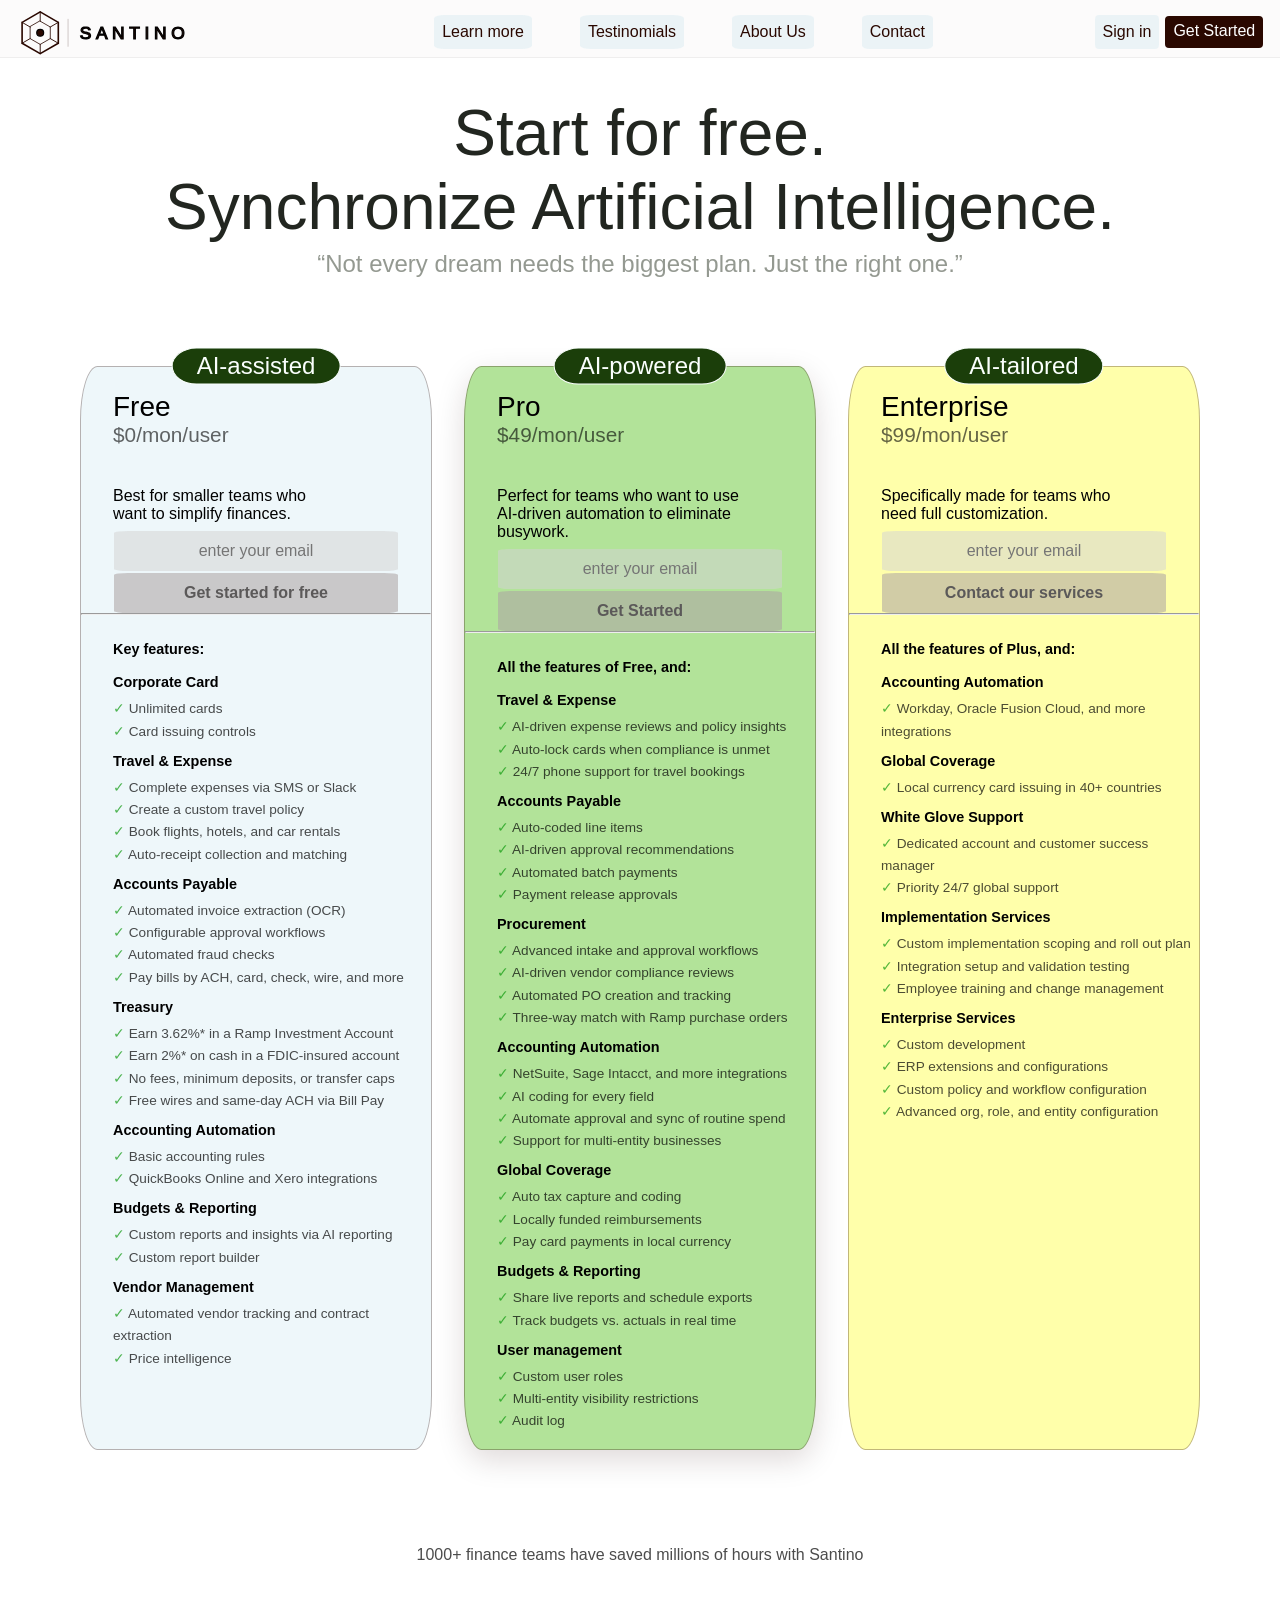
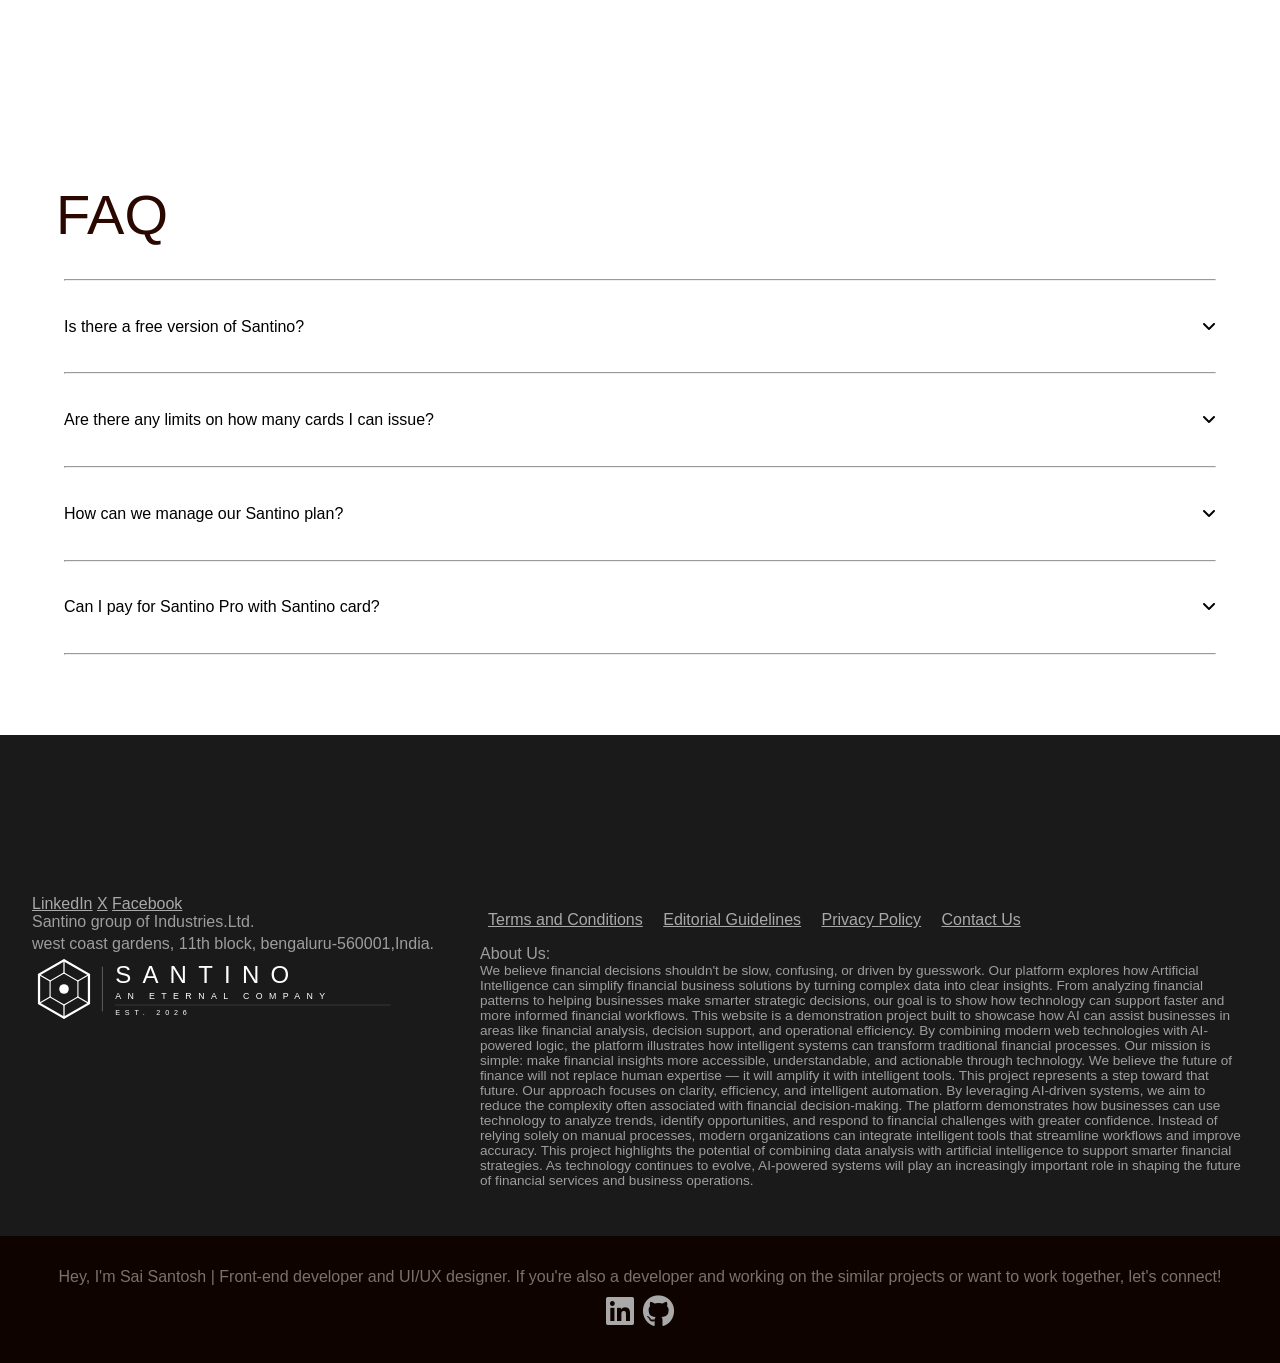
<file: index.html>
<!DOCTYPE html>
<html lang="en">
<head>
 <meta charset="UTF-8">
 <meta name="viewport" content="width=device-width, initial-scale=1.0">
 <title>Santino pricing page</title>
 <link rel="stylesheet" href="https://cdnjs.cloudflare.com/ajax/libs/font-awesome/6.5.1/css/all.min.css">
 <meta name="description"
    content="Santino pricing page AI-powered financial solutions to automate workflows, analyze data, and scale smarter.">
 <link rel="stylesheet" href="style.css">
</head>
<body class="home-page">
 <div class="nav">
  <div class="logo">
        <svg class="img" viewBox="0 0 220 40" xmlns="http://www.w3.org/2000/svg">
            <style>
                .s {
                    stroke: #2a0800;
                    fill: none;
                    stroke-linecap: square;
                    stroke-linejoin: miter
                }
        
                .f {
                    fill: #2a0800
                }
        
                .nm {
                    fill: #2a0800;
                    font-family: sans-serif;
                    font-weight: 400;
                    letter-spacing: 4px;
                    font-size: 15px
                    
                }
        
                .vd {
                    stroke: #2a0800;
                    stroke-width: 0.6;
                    opacity: 0.3
                }
            </style>
        
            <!-- hexcore symbol centered at x=20 y=20 -->
            <g transform="translate(20,20)">
                <polygon points="0,-18 15.6,-9 15.6,9 0,18 -15.6,9 -15.6,-9" class="s" stroke-width="1.4" />
                <polygon points="0,-10 8.7,-5 8.7,5 0,10 -8.7,5 -8.7,-5" class="s" stroke-width="0.7" />
                <line x1="0" y1="-10" x2="0" y2="-18" class="s" stroke-width="0.8" />
                <line x1="8.7" y1="-5" x2="15.6" y2="-9" class="s" stroke-width="0.8" />
                <line x1="8.7" y1="5" x2="15.6" y2="9" class="s" stroke-width="0.8" />
                <line x1="0" y1="10" x2="0" y2="18" class="s" stroke-width="0.8" />
                <line x1="-8.7" y1="5" x2="-15.6" y2="9" class="s" stroke-width="0.8" />
                <line x1="-8.7" y1="-5" x2="-15.6" y2="-9" class="s" stroke-width="0.8" />
                <circle cx="0" cy="0" r="3" class="f" />
            </g>
        
            <!-- divider -->
            <line x1="44" y1="8" x2="44" y2="32" class="vd" />
        
            <!-- brand name -->
            <text x="54" y="25" class="nm">SANTINO</text>
        </svg>
  </div>
  <div class="centre-but">
    <a href="learn.html" class="mid-but">Learn more</a>
    <a href="testimonials.html" class="mid-but">Testinomials</a>
    <a href="#aboutus" class="mid-but">About Us</a>
    <a href="contact.html"class="mid-but">Contact</a>
  </div>
  <div class="right-but">
   <a href="signin.html" class="login">Sign in</a>
   <a href="getst.html" class="get-started">Get Started</a>
   <a href="" id="hambtn" class="ham-icon"><i class="fa-solid fa-bars"></i></a>
  </div>
 </div>
 <div id="mobmenu" class="mob-menu">
    <button id="menuclose" class="menu-x">x</button>
    <header>Menu:</header>
    <div class="mob-links">
        <hr>
        <a href="learn.html" class="mob-link-item">Learn more</a>
        <hr>
        <a href="testimonials.html" class="mob-link-item">Testimonials</a>
        <hr>
        <a href="#aboutus" class="mob-link-item">About Us</a>
        <hr>
        <a href="contact.html" class="mob-link-item">Contact</a>
        <hr>
        <a href="getst.html" class="mob-link-item">Get started</a>
    </div>
 </div>
 <div id="moboverlay" class="mob-over">

 </div>

 <div class="main">
  <div class="header">
    Start for free.
    <div> Synchronize Artificial Intelligence.</div>
  </div>
  <div class="quote">
   “Not every dream needs the biggest plan.
   Just the right one.”
  </div>
 </div>
  <div class="card-container">
    <div class="card free">
        <div class="cardname">AI-assisted</div>
        <div class="main-det">
            <div class="free">Free</div>
            <div class="cost">$0/mon/user</div>
            <div class="whom">Best for smaller teams who want to simplify finances.</div>

            <form action="error.html" class="card-form">
                <input type="email" placeholder="enter your email" required>
                <button type="submit">Get started for free</button>
            </form>
        </div>
        <hr>
        <ul class="offers">
            <li class="offerb">Key features:</li>
            <li class="offerb">Corporate Card</li>
            <li class="offers-text">Unlimited cards</li>
            <li class="offers-text">Card issuing controls</li>
            <li class="offerb">Travel & Expense</li>
            <li class="offers-text">Complete expenses via SMS or Slack</li>
            <li class="offers-text">Create a custom travel policy</li>
            <li class="offers-text">Book flights, hotels, and car rentals</li>
            <li class="offers-text">Auto-receipt collection and matching</li>
            <li class="offerb">Accounts Payable</li>
            <li class="offers-text">Automated invoice extraction (OCR)</li>
            <li class="offers-text">Configurable approval workflows</li>
            <li class="offers-text">Automated fraud checks</li>
            <li class="offers-text">Pay bills by ACH, card, check, wire, and more</li>
            <li class="offerb">Treasury</li>
            <li class="offers-text">Earn 3.62%* in a Ramp Investment Account</li>
            <li class="offers-text">Earn 2%* on cash in a FDIC-insured account</li>
            <li class="offers-text">No fees, minimum deposits, or transfer caps</li>
            <li class="offers-text">Free wires and same-day ACH via Bill Pay</li>
            <li class="offerb">Accounting Automation</li>
            <li class="offers-text">Basic accounting rules</li>
            <li class="offers-text">QuickBooks Online and Xero integrations</li>
            <li class="offerb">Budgets & Reporting</li>
            <li class="offers-text">Custom reports and insights via AI reporting</li>
            <li class="offers-text">Custom report builder</li>
            <li class="offerb">Vendor Management</li>
            <li class="offers-text">Automated vendor tracking and contract extraction</li>
            <li class="offers-text">Price intelligence</li>
        </ul>
    </div>

    <div class="card pro">
        <div class="cardname">AI-powered</div>
        <div class="main-det">
            <div class="pro">Pro</div>
            <div class="cost">$49/mon/user</div>
            <div class="whom2">Perfect for teams who want to use AI-driven automation to eliminate busywork.</div>

            <form action="error.html" class="card-form">
                <input type="email" placeholder="enter your email" required>
                <button type="submit">Get Started</button>
            </form>
        </div>
        <hr>
        <ul class="offers">
            <li class="offerb">All the features of Free, and:</li>
            <li class="offerb">Travel & Expense</li>
            <li class="offers-text">AI-driven expense reviews and policy insights</li>
            <li class="offers-text">Auto-lock cards when compliance is unmet</li>
            <li class="offers-text">24/7 phone support for travel bookings</li>
            <li class="offerb">Accounts Payable</li>
            <li class="offers-text">Auto-coded line items</li>
            <li class="offers-text">AI-driven approval recommendations</li>
            <li class="offers-text">Automated batch payments</li>
            <li class="offers-text">Payment release approvals</li>
            <li class="offerb">Procurement</li>
            <li class="offers-text">Advanced intake and approval workflows</li>
            <li class="offers-text">AI-driven vendor compliance reviews</li>
            <li class="offers-text">Automated PO creation and tracking</li>
            <li class="offers-text">Three-way match with Ramp purchase orders</li>
            <li class="offerb">Accounting Automation</li>
            <li class="offers-text">NetSuite, Sage Intacct, and more integrations</li>
            <li class="offers-text">AI coding for every field</li>
            <li class="offers-text">Automate approval and sync of routine spend</li>
            <li class="offers-text">Support for multi-entity businesses</li>
            <li class="offerb">Global Coverage</li>
            <li class="offers-text">Auto tax capture and coding</li>
            <li class="offers-text">Locally funded reimbursements</li>
            <li class="offers-text">Pay card payments in local currency</li>
            <li class="offerb">Budgets & Reporting</li>
            <li class="offers-text">Share live reports and schedule exports</li>
            <li class="offers-text">Track budgets vs. actuals in real time</li>
            <li class="offerb">User management</li>
            <li class="offers-text">Custom user roles</li>
            <li class="offers-text">Multi-entity visibility restrictions</li>
            <li class="offers-text">Audit log</li>
        </ul>
    </div>

    <div class="card enterprise">
        <div class="cardname">AI-tailored</div>
        <div class="main-det">
            <div class="enterprise">Enterprise</div>
            <div class="cost">$99/mon/user</div>
            <div class="whom2">Specifically made for teams who need full customization.</div>

            <form action="error.html" class="card-form">
                <input type="email" placeholder="enter your email" required>
                <button type="submit">Contact our services</button>
            </form>
        </div>
        <hr>
        <ul class="offers">
            <li class="offerb">All the features of Plus, and:</li>
            <li class="offerb">Accounting Automation</li>
            <li class="offers-text">Workday, Oracle Fusion Cloud, and more integrations</li>
            <li class="offerb">Global Coverage</li>
            <li class="offers-text">Local currency card issuing in 40+ countries</li>
            <li class="offerb">White Glove Support</li>
            <li class="offers-text">Dedicated account and customer success manager</li>
            <li class="offers-text">Priority 24/7 global support</li>
            <li class="offerb">Implementation Services</li>
            <li class="offers-text">Custom implementation scoping and roll out plan</li>
            <li class="offers-text">Integration setup and validation testing</li>
            <li class="offers-text">Employee training and change management</li>
            <li class="offerb">Enterprise Services</li>
            <li class="offers-text">Custom development</li>
            <li class="offers-text">ERP extensions and configurations</li>
            <li class="offers-text">Custom policy and workflow configuration</li>
            <li class="offers-text">Advanced org, role, and entity configuration</li>
        </ul>
    </div>
  </div>
    <div class="users">
        1000+ finance teams have saved millions of hours with Santino
    </div>
    <div class="video"><video autoplay muted playsinline loop src="santino.users.mp4">Your browser does not support the video tag.</video></div>
    <div class="faq">FAQ</div>
    <div class="que-tab">
        <div class="faq-item">
            <div class="que-hr">
                <hr>
            </div>
            <div class="que">
                <div class="que-icon" onclick="toggleFaq(this)">
                    Is there a free version of Santino?
                    <div><i class="fa-solid fa-angle-down faq-arrow"></i></div>
                </div>
                <div class="faq-answer">
                    <p>Yes! Santino offers a completely free plan with no credit card required. You get access to core
                        features including unlimited corporate cards, travel and expense management, and basic accounting
                        automation — perfect for smaller teams getting started.</p>
                </div>
            </div>
        </div>
    
        <div class="faq-item">
            <div class="que-hr">
                <hr>
            </div>
            <div class="que">
                <div class="que-icon" onclick="toggleFaq(this)">
                    Are there any limits on how many cards I can issue?
                    <div><i class="fa-solid fa-angle-down faq-arrow"></i></div>
                </div>
                <div class="faq-answer">
                    <p>On the free plan, you can issue unlimited virtual and physical cards with full issuing controls.
                        There are no hard limits on card count across any of our plans — Pro and Enterprise users get
                        additional controls like auto-lock and compliance enforcement.</p>
                </div>
            </div>
        </div>
    
        <div class="faq-item">
            <div class="que-hr">
                <hr>
            </div>
            <div class="que">
                <div class="que-icon" onclick="toggleFaq(this)">
                    How can we manage our Santino plan?
                    <div><i class="fa-solid fa-angle-down faq-arrow"></i></div>
                </div>
                <div class="faq-answer">
                    <p>You can manage your Santino plan directly from your account dashboard. Upgrade, downgrade, or cancel
                        at any time. Plan changes take effect immediately, and our support team is available 24/7 to assist
                        with any billing or plan-related questions.</p>
                </div>
            </div>
        </div>
    
        <div class="faq-item">
            <div class="que-hr">
                <hr>
            </div>
            <div class="que">
                <div class="que-icon" onclick="toggleFaq(this)">
                    Can I pay for Santino Pro with Santino card?
                    <div><i class="fa-solid fa-angle-down faq-arrow"></i></div>
                </div>
                <div class="faq-answer">
                    <p>Yes, you can use your Santino corporate card to pay for your Pro or Enterprise subscription. Simply
                        add it as your billing method in the account settings. This makes expense tracking seamless since
                        the subscription cost is automatically logged.</p>
                </div>
            </div>
            <div class="que-hr">
                <hr>
            </div>
        </div>
    </div>
    <div class="footer"  id="aboutus">
        <div class="fdiv1">
          <div><a href="#">LinkedIn</a>
            <a href="#">X</a>
            <a href="#">Facebook</a>
            <div>Santino group of Industries.Ltd.</div>
            <div class="footer-loc">west coast gardens, 11th block, bengaluru-560001,India.</div>
          </div>
            <svg class="img-footer" viewBox="0 0 280 40" xmlns="http://www.w3.org/2000/svg">
                <style>
                    .fs {
                        stroke: #ffffff;
                        fill: none;
                        stroke-linecap: square;
                        stroke-linejoin: miter
                    }
            
                    .ff {
                        fill: #ffffff
                    }
            
                    .fnm {
                        fill: #ffffff;
                        font-family: sans-serif;
                        font-weight: 400;
                        letter-spacing: 7px;
                        font-size: 15px
                    }
            
                    .fsub {
                        fill: #ffffff;
                        font-family: sans-serif;
                        letter-spacing: 4px;
                        font-size: 5.5px
                    }
            
                    .ftag {
                        fill: #ffffff;
                        font-family: sans-serif;
                        letter-spacing: 3px;
                        font-size: 4.5px
                    }
            
                    .frule {
                        stroke: #ffffff;
                        stroke-width: 0.4;
                        opacity: 0.2
                    }
            
                    .fvd {
                        stroke: #ffffff;
                        stroke-width: 0.6;
                        opacity: 0.3
                    }
                </style>
            
                <!-- hexcore symbol centered at x=20 y=20 -->
                <g transform="translate(20,20)">
                    <polygon points="0,-18 15.6,-9 15.6,9 0,18 -15.6,9 -15.6,-9" class="fs" stroke-width="1.4" />
                    <polygon points="0,-10 8.7,-5 8.7,5 0,10 -8.7,5 -8.7,-5" class="fs" stroke-width="0.7" />
                    <line x1="0" y1="-10" x2="0" y2="-18" class="fs" stroke-width="0.8" />
                    <line x1="8.7" y1="-5" x2="15.6" y2="-9" class="fs" stroke-width="0.8" />
                    <line x1="8.7" y1="5" x2="15.6" y2="9" class="fs" stroke-width="0.8" />
                    <line x1="0" y1="10" x2="0" y2="18" class="fs" stroke-width="0.8" />
                    <line x1="-8.7" y1="5" x2="-15.6" y2="9" class="fs" stroke-width="0.8" />
                    <line x1="-8.7" y1="-5" x2="-15.6" y2="-9" class="fs" stroke-width="0.8" />
                    <circle cx="0" cy="0" r="3" class="ff" />
                </g>
            
                <!-- divider -->
                <line x1="44" y1="6" x2="44" y2="34" class="fvd" />
            
                <!-- wordmark -->
                <g transform="translate(52,20)">
                    <text x="0" y="-4" class="fnm">SANTINO</text>
                    <text x="0" y="6" class="fsub">AN ETERNAL COMPANY</text>
                    <line x1="0" y1="10" x2="172" y2="10" class="frule" />
                    <text x="0" y="16" class="ftag">EST. 2026</text>
                </g>
            </svg>
        </div>
        <div>
            <div class="foot-links"><a href="terms.condition.html">Terms and Conditions</a>
                <a href="editorial.html">Editorial Guidelines</a>
                <a href="privacy.html">Privacy Policy</a>
                <a href="contact.html">Contact Us</a>
            </div>
            <div>
                <div>About Us:</div>
                <div class="abt-mat">We believe financial decisions shouldn't be slow, confusing, or driven by guesswork.
                
                Our platform explores how Artificial Intelligence can simplify financial business solutions by turning complex data
                into clear insights. From analyzing financial patterns to helping businesses make smarter strategic decisions, our goal
                is to show how technology can support faster and more informed financial workflows.
                
                This website is a demonstration project built to showcase how AI can assist businesses in areas like financial
                analysis, decision support, and operational efficiency. By combining modern web technologies with AI-powered logic, the
                platform illustrates how intelligent systems can transform traditional financial processes.
                
                Our mission is simple:
                make financial insights more accessible, understandable, and actionable through technology.
                
                We believe the future of finance will not replace human expertise — it will amplify it with intelligent tools.
                
                This project represents a step toward that future.
                Our approach focuses on clarity, efficiency, and intelligent automation.
                By leveraging AI-driven systems, we aim to reduce the complexity often associated with financial decision-making.
                
                The platform demonstrates how businesses can use technology to analyze trends, identify opportunities, and respond to
                financial challenges with greater confidence.
                
                Instead of relying solely on manual processes, modern organizations can integrate intelligent tools that streamline
                workflows and improve accuracy.
                
                This project highlights the potential of combining data analysis with artificial intelligence to support smarter
                financial strategies.
                
                As technology continues to evolve, AI-powered systems will play an increasingly important role in shaping the future of
                financial services and business operations.</div>
            </div>
            
        </div>
    </div>

    <div class="dev-det">
        <div>Hey, I'm Sai Santosh | Front-end developer and UI/UX designer. If you're also a developer and working on the similar projects or want to work together, let's connect!</div>
        <div  class="link-ic">
            <a href="https://www.linkedin.com/in/ambati-sai-santosh-492bb4371?utm_source=share&utm_campaign=share_via&utm_content=profile&utm_medium=android_app" target="_blank"><i class="fa-brands fa-linkedin"></i></a>

            <a href="https://github.com/Sai-Santosh007" target="_blank" rel="noopener noreferrer">
            <i class="fa-brands fa-github"></i>
            </a>
        </div>


    </div>
    <script src="page.js"></script>
</body>

</html>
</file>
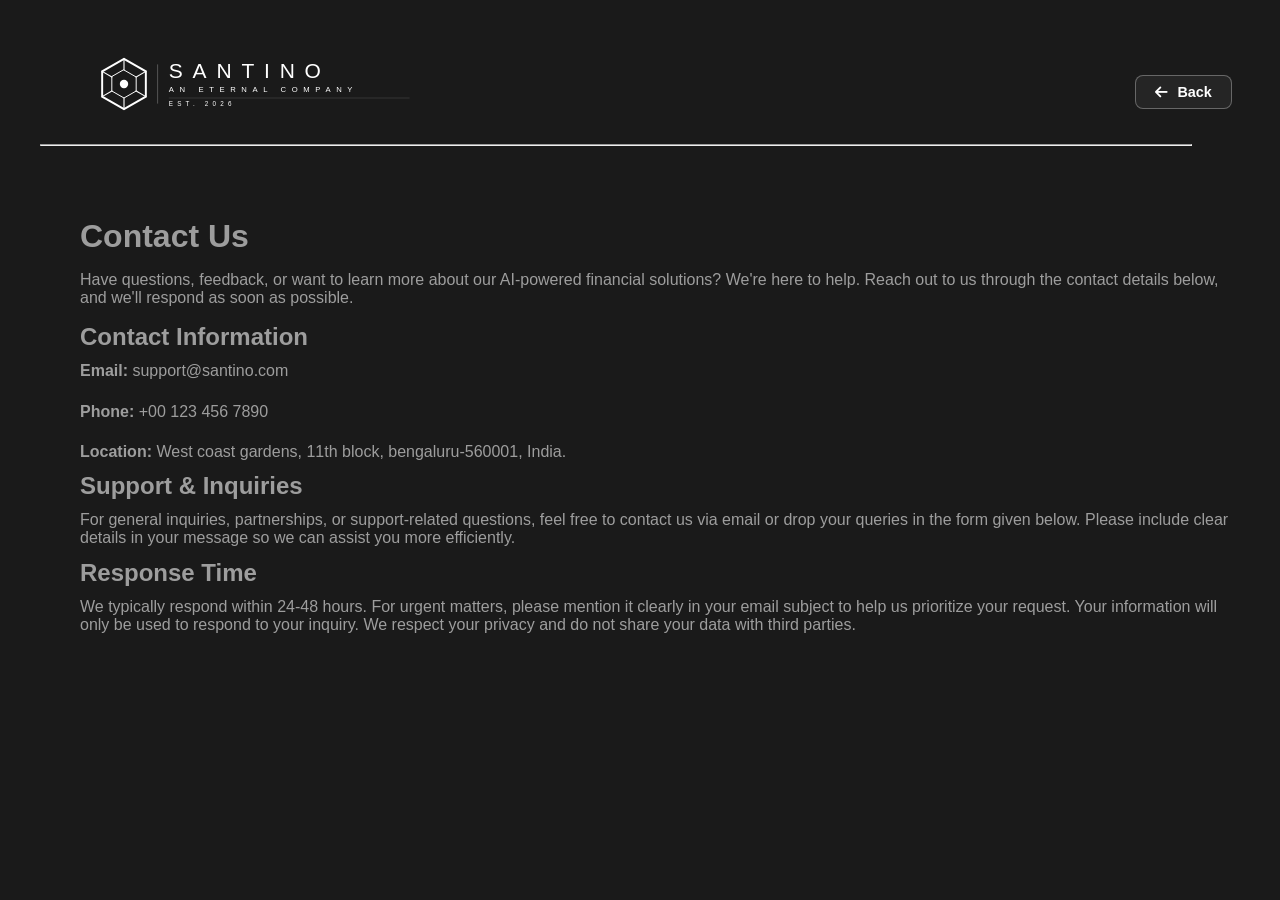
<file: contact.html>
<!DOCTYPE html>
<html lang="en">

<head>
  <meta charset="UTF-8">
  <meta name="viewport" content="width=device-width, initial-scale=1.0">
  <title>Contact Us - Santino</title>
  <link rel="stylesheet" href="https://cdnjs.cloudflare.com/ajax/libs/font-awesome/6.5.1/css/all.min.css">
  <link rel="stylesheet" href="style.css">
</head>

<body class="cont">

  <div class="sub-nav">
    <svg class="img-tc" viewBox="0 0 280 40" xmlns="http://www.w3.org/2000/svg">
      <style>
        .fs {
          stroke: #ffffff;
          fill: none;
          stroke-linecap: square;
          stroke-linejoin: miter
        }

        .ff {
          fill: #ffffff
        }

        .fnm {
          fill: #ffffff;
          font-family: sans-serif;
          font-weight: 400;
          letter-spacing: 7px;
          font-size: 15px
        }

        .fsub {
          fill: #ffffff;
          font-family: sans-serif;
          letter-spacing: 4px;
          font-size: 5.5px
        }

        .ftag {
          fill: #ffffff;
          font-family: sans-serif;
          letter-spacing: 3px;
          font-size: 4.5px
        }

        .frule {
          stroke: #ffffff;
          stroke-width: 0.4;
          opacity: 0.2
        }

        .fvd {
          stroke: #ffffff;
          stroke-width: 0.6;
          opacity: 0.3
        }
      </style>
      <g transform="translate(20,20)">
        <polygon points="0,-18 15.6,-9 15.6,9 0,18 -15.6,9 -15.6,-9" class="fs" stroke-width="1.4" />
        <polygon points="0,-10 8.7,-5 8.7,5 0,10 -8.7,5 -8.7,-5" class="fs" stroke-width="0.7" />
        <line x1="0" y1="-10" x2="0" y2="-18" class="fs" stroke-width="0.8" />
        <line x1="8.7" y1="-5" x2="15.6" y2="-9" class="fs" stroke-width="0.8" />
        <line x1="8.7" y1="5" x2="15.6" y2="9" class="fs" stroke-width="0.8" />
        <line x1="0" y1="10" x2="0" y2="18" class="fs" stroke-width="0.8" />
        <line x1="-8.7" y1="5" x2="-15.6" y2="9" class="fs" stroke-width="0.8" />
        <line x1="-8.7" y1="-5" x2="-15.6" y2="-9" class="fs" stroke-width="0.8" />
        <circle cx="0" cy="0" r="3" class="ff" />
      </g>
      <line x1="44" y1="6" x2="44" y2="34" class="fvd" />
      <g transform="translate(52,20)">
        <text x="0" y="-4" class="fnm">SANTINO</text>
        <text x="0" y="6" class="fsub">AN ETERNAL COMPANY</text>
        <line x1="0" y1="10" x2="172" y2="10" class="frule" />
        <text x="0" y="16" class="ftag">EST. 2026</text>
      </g>
    </svg>
    <a class="back-link" href="index.html">
      <i class="fa-solid fa-arrow-left"></i> Back
    </a>
  </div>

  <div class="pages-hr">
    <hr>
  </div>

  <div class="contact-page">

    <h1>Contact Us</h1>

    <div class="contact-intro">
      <p>Have questions, feedback, or want to learn more about our AI-powered financial solutions? We're here to help.
        Reach out to us through the contact details below, and we'll respond as soon as possible.</p>
    </div>

    <div class="contact-container">

      <div class="contact-info">
        <h2>Contact Information</h2>
        <p><strong>Email:</strong> support@santino.com</p>
        <p><strong>Phone:</strong> +00 123 456 7890</p>
        <p><strong>Location:</strong> West coast gardens, 11th block, bengaluru-560001, India.</p>
      </div>

      <div class="contact-support">
        <h2>Support & Inquiries</h2>
        <p>For general inquiries, partnerships, or support-related questions, feel free to contact us via email or drop
          your queries in the form given below. Please include clear details in your message so we can assist you more
          efficiently.</p>
      </div>

      <div class="contact-response">
        <h2>Response Time</h2>
        <p>We typically respond within 24-48 hours. For urgent matters, please mention it clearly in your email subject
          to help us prioritize your request. Your information will only be used to respond to your inquiry. We respect
          your privacy and do not share your data with third parties.</p>
      </div>

    </div>
  </div>

</body>

</html>
</file>
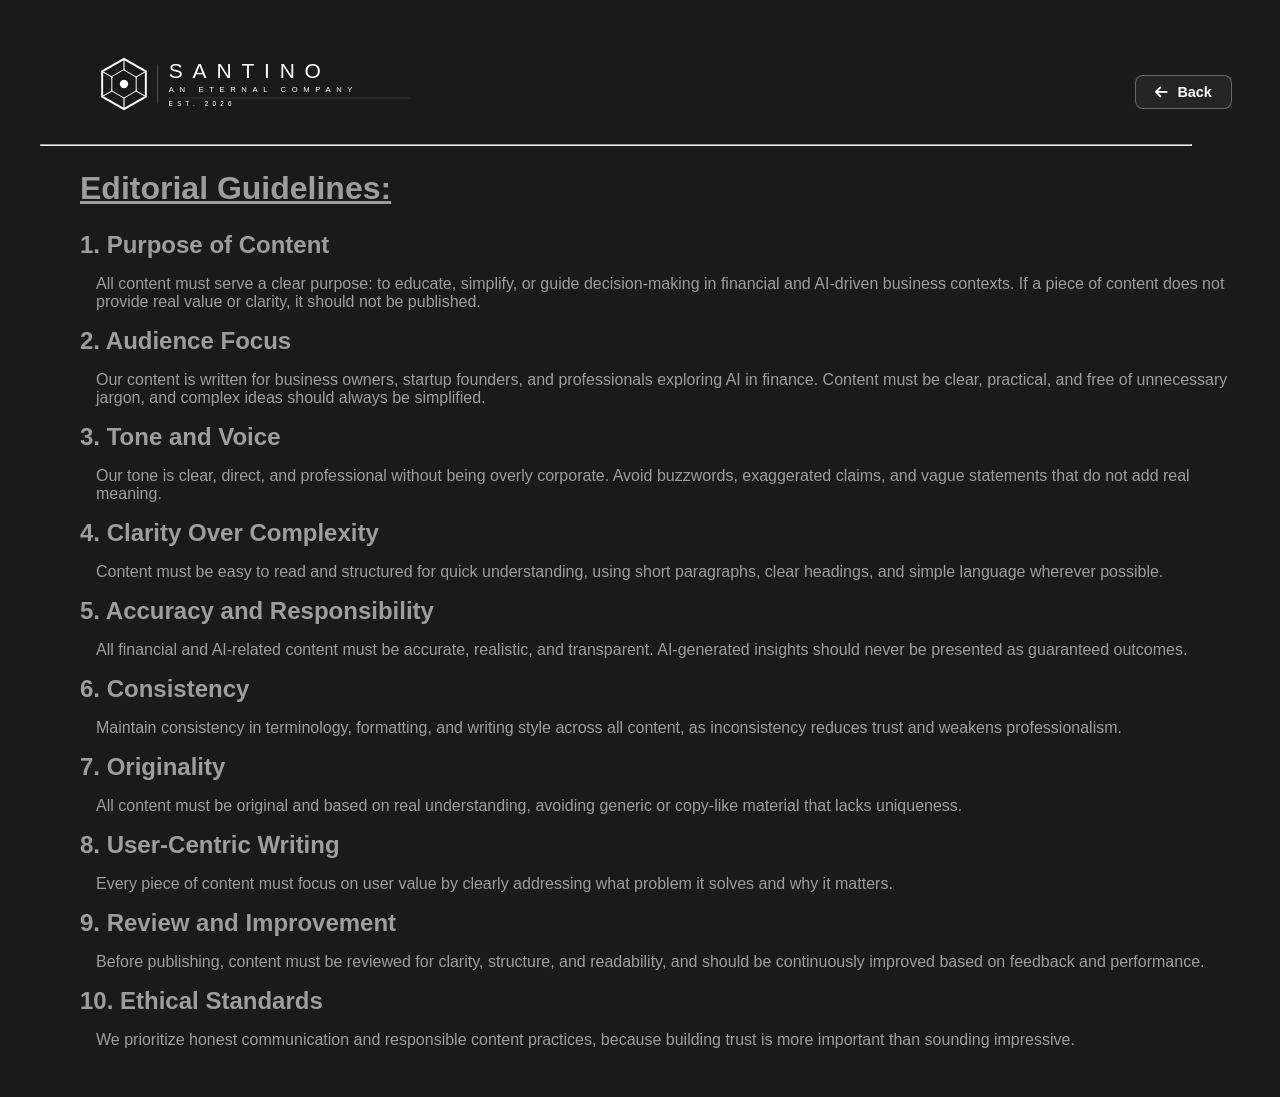
<file: editorial.html>
<!DOCTYPE html>
<html lang="en">

<head>
  <meta charset="UTF-8">
  <meta name="viewport" content="width=device-width, initial-scale=1.0">
  <title>Santino Editorial Guidelines</title>
  <link rel="stylesheet" href="https://cdnjs.cloudflare.com/ajax/libs/font-awesome/6.5.1/css/all.min.css">
  <link rel="stylesheet" href="style.css">
</head>

<body class="eg-body">

  <div class="sub-nav">
    <svg class="img-tc" viewBox="0 0 280 40" xmlns="http://www.w3.org/2000/svg">
      <style>
        .fs {
          stroke: #ffffff;
          fill: none;
          stroke-linecap: square;
          stroke-linejoin: miter
        }

        .ff {
          fill: #ffffff
        }

        .fnm {
          fill: #ffffff;
          font-family: sans-serif;
          font-weight: 400;
          letter-spacing: 7px;
          font-size: 15px
        }

        .fsub {
          fill: #ffffff;
          font-family: sans-serif;
          letter-spacing: 4px;
          font-size: 5.5px
        }

        .ftag {
          fill: #ffffff;
          font-family: sans-serif;
          letter-spacing: 3px;
          font-size: 4.5px
        }

        .frule {
          stroke: #ffffff;
          stroke-width: 0.4;
          opacity: 0.2
        }

        .fvd {
          stroke: #ffffff;
          stroke-width: 0.6;
          opacity: 0.3
        }
      </style>
      <g transform="translate(20,20)">
        <polygon points="0,-18 15.6,-9 15.6,9 0,18 -15.6,9 -15.6,-9" class="fs" stroke-width="1.4" />
        <polygon points="0,-10 8.7,-5 8.7,5 0,10 -8.7,5 -8.7,-5" class="fs" stroke-width="0.7" />
        <line x1="0" y1="-10" x2="0" y2="-18" class="fs" stroke-width="0.8" />
        <line x1="8.7" y1="-5" x2="15.6" y2="-9" class="fs" stroke-width="0.8" />
        <line x1="8.7" y1="5" x2="15.6" y2="9" class="fs" stroke-width="0.8" />
        <line x1="0" y1="10" x2="0" y2="18" class="fs" stroke-width="0.8" />
        <line x1="-8.7" y1="5" x2="-15.6" y2="9" class="fs" stroke-width="0.8" />
        <line x1="-8.7" y1="-5" x2="-15.6" y2="-9" class="fs" stroke-width="0.8" />
        <circle cx="0" cy="0" r="3" class="ff" />
      </g>
      <line x1="44" y1="6" x2="44" y2="34" class="fvd" />
      <g transform="translate(52,20)">
        <text x="0" y="-4" class="fnm">SANTINO</text>
        <text x="0" y="6" class="fsub">AN ETERNAL COMPANY</text>
        <line x1="0" y1="10" x2="172" y2="10" class="frule" />
        <text x="0" y="16" class="ftag">EST. 2026</text>
      </g>
    </svg>
    <a class="back-link" href="index.html">
      <i class="fa-solid fa-arrow-left"></i> Back
    </a>
  </div>

  <div class="pages-hr">
    <hr>
  </div>

  <div class="editorial-guidelines">

    <h1>Editorial Guidelines:</h1>

    <div class="section">
      <h2>1. Purpose of Content</h2>
      <p>All content must serve a clear purpose: to educate, simplify, or guide decision-making in financial and
        AI-driven business contexts. If a piece of content does not provide real value or clarity, it should not be
        published.</p>
    </div>

    <div class="section">
      <h2>2. Audience Focus</h2>
      <p>Our content is written for business owners, startup founders, and professionals exploring AI in finance.
        Content
        must be clear, practical, and free of unnecessary jargon, and complex ideas should always be simplified.</p>
    </div>

    <div class="section">
      <h2>3. Tone and Voice</h2>
      <p>Our tone is clear, direct, and professional without being overly corporate. Avoid buzzwords, exaggerated
        claims,
        and vague statements that do not add real meaning.</p>
    </div>

    <div class="section">
      <h2>4. Clarity Over Complexity</h2>
      <p>Content must be easy to read and structured for quick understanding, using short paragraphs, clear headings,
        and
        simple language wherever possible.</p>
    </div>

    <div class="section">
      <h2>5. Accuracy and Responsibility</h2>
      <p>All financial and AI-related content must be accurate, realistic, and transparent. AI-generated insights should
        never be presented as guaranteed outcomes.</p>
    </div>

    <div class="section">
      <h2>6. Consistency</h2>
      <p>Maintain consistency in terminology, formatting, and writing style across all content, as inconsistency reduces
        trust and weakens professionalism.</p>
    </div>

    <div class="section">
      <h2>7. Originality</h2>
      <p>All content must be original and based on real understanding, avoiding generic or copy-like material that lacks
        uniqueness.</p>
    </div>

    <div class="section">
      <h2>8. User-Centric Writing</h2>
      <p>Every piece of content must focus on user value by clearly addressing what problem it solves and why it
        matters.
      </p>
    </div>

    <div class="section">
      <h2>9. Review and Improvement</h2>
      <p>Before publishing, content must be reviewed for clarity, structure, and readability, and should be continuously
        improved based on feedback and performance.</p>
    </div>

    <div class="section">
      <h2>10. Ethical Standards</h2>
      <p>We prioritize honest communication and responsible content practices, because building trust is more important
        than sounding impressive.</p>
    </div>

  </div>

</body>

</html>
</file>
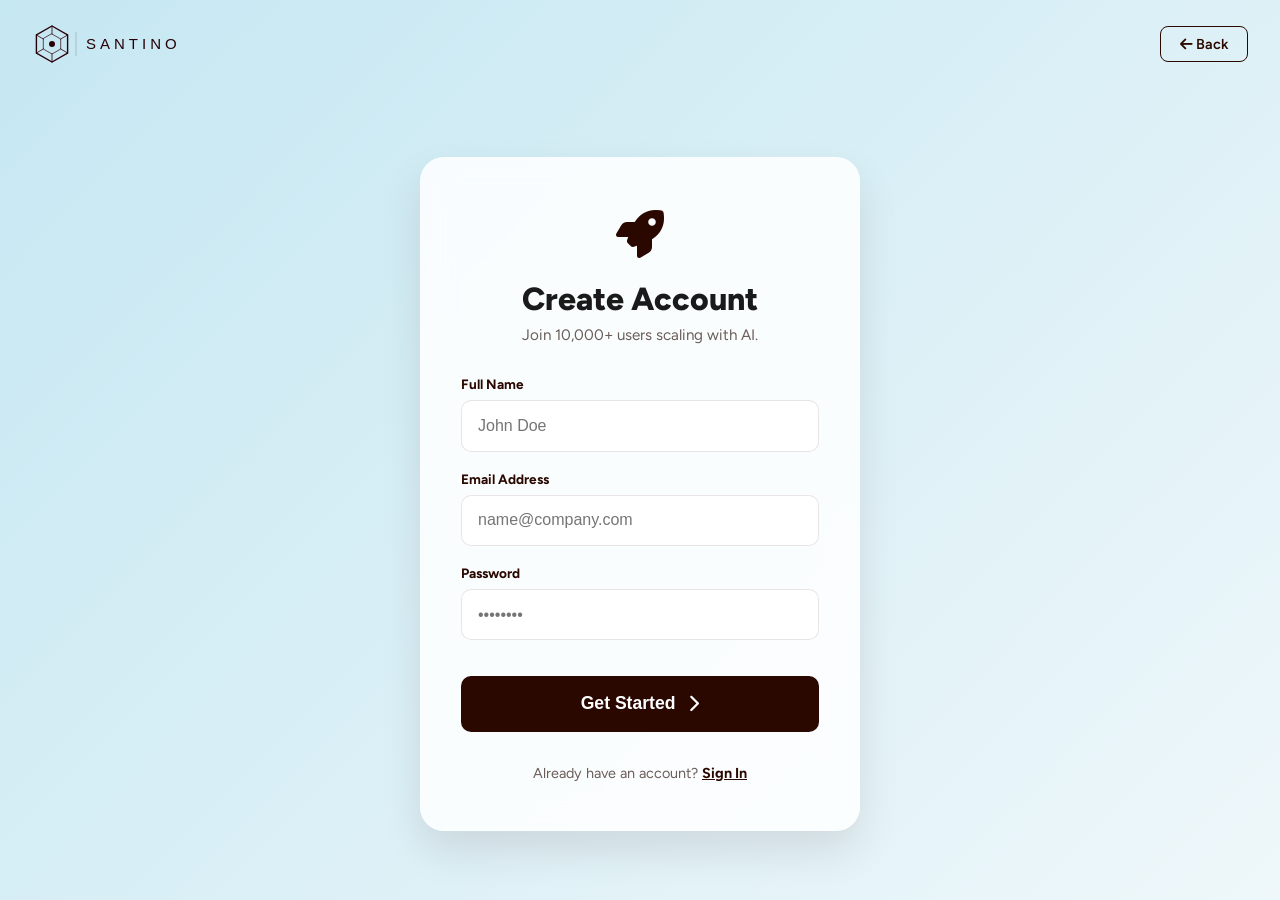
<file: getst.html>
<!DOCTYPE html>
<html lang="en">

<head>
 <meta charset="UTF-8">
 <meta name="viewport" content="width=device-width, initial-scale=1.0">
 <title>Get Started | Santino AI</title>
 <link rel="stylesheet" href="https://cdnjs.cloudflare.com/ajax/libs/font-awesome/6.5.1/css/all.min.css" />
 <link href="https://fonts.googleapis.com/css2?family=Figtree:wght@300;400;600;700;800&display=swap" rel="stylesheet" />
 <link rel="stylesheet" href="style.css">
</head>

<body class="gs-body">

 <nav class="gs-nav">
  <svg class="img-sign" viewBox="0 0 220 40" xmlns="http://www.w3.org/2000/svg">
   <style>
    .s {
     stroke: #2a0008;
     fill: none;
     stroke-linecap: square;
     stroke-linejoin: miter
    }
  
    .f {
     fill: #2a0008;
    }
  
    .nm {
     fill: #2a0008;
     font-family: sans-serif;
     font-weight: 400;
     letter-spacing: 4px;
     font-size: 15px
    }
  
    .vd {
     stroke: #2a0008;
     stroke-width: 0.6;
     opacity: 0.3
    }
   </style>
  
   <!-- hexcore symbol centered at x=20 y=20 -->
   <g transform="translate(20,20)">
    <polygon points="0,-18 15.6,-9 15.6,9 0,18 -15.6,9 -15.6,-9" class="s" stroke-width="1.4" />
    <polygon points="0,-10 8.7,-5 8.7,5 0,10 -8.7,5 -8.7,-5" class="s" stroke-width="0.7" />
    <line x1="0" y1="-10" x2="0" y2="-18" class="s" stroke-width="0.8" />
    <line x1="8.7" y1="-5" x2="15.6" y2="-9" class="s" stroke-width="0.8" />
    <line x1="8.7" y1="5" x2="15.6" y2="9" class="s" stroke-width="0.8" />
    <line x1="0" y1="10" x2="0" y2="18" class="s" stroke-width="0.8" />
    <line x1="-8.7" y1="5" x2="-15.6" y2="9" class="s" stroke-width="0.8" />
    <line x1="-8.7" y1="-5" x2="-15.6" y2="-9" class="s" stroke-width="0.8" />
    <circle cx="0" cy="0" r="3" class="f" />
   </g>
  
   <!-- divider -->
   <line x1="44" y1="8" x2="44" y2="32" class="vd" />
  
   <!-- brand name -->
   <text x="54" y="25" class="nm">SANTINO</text>
  </svg>

  <a class="gs-back-btn" href="index.html">
   <i class="fa-solid fa-arrow-left"></i> Back
  </a>
 </nav>

 <main class="gs-container">
  <div class="gs-card">
   <div class="gs-icon">
    <i class="fa-solid fa-rocket"></i>
   </div>

   <h1 class="gs-title">Create Account</h1>
   <p class="gs-subtitle">Join 10,000+ users scaling with AI.</p>

   <form class="gs-form">
    <div class="gs-input-group">
     <label>Full Name</label>
     <input type="text" placeholder="John Doe" required>
    </div>

    <div class="gs-input-group">
     <label>Email Address</label>
     <input type="email" placeholder="name@company.com" required>
    </div>

    <div class="gs-input-group">
     <label>Password</label>
     <input type="password" placeholder="••••••••" required>
    </div>

    <button type="submit" class="gs-submit-btn">
     Get Started <i class="fa-solid fa-chevron-right"></i>
    </button>
   </form>

   <div class="gs-footer">
    Already have an account? <a href="signin.html">Sign In</a>
   </div>
  </div>
 </main>

</body>

</html>
</file>
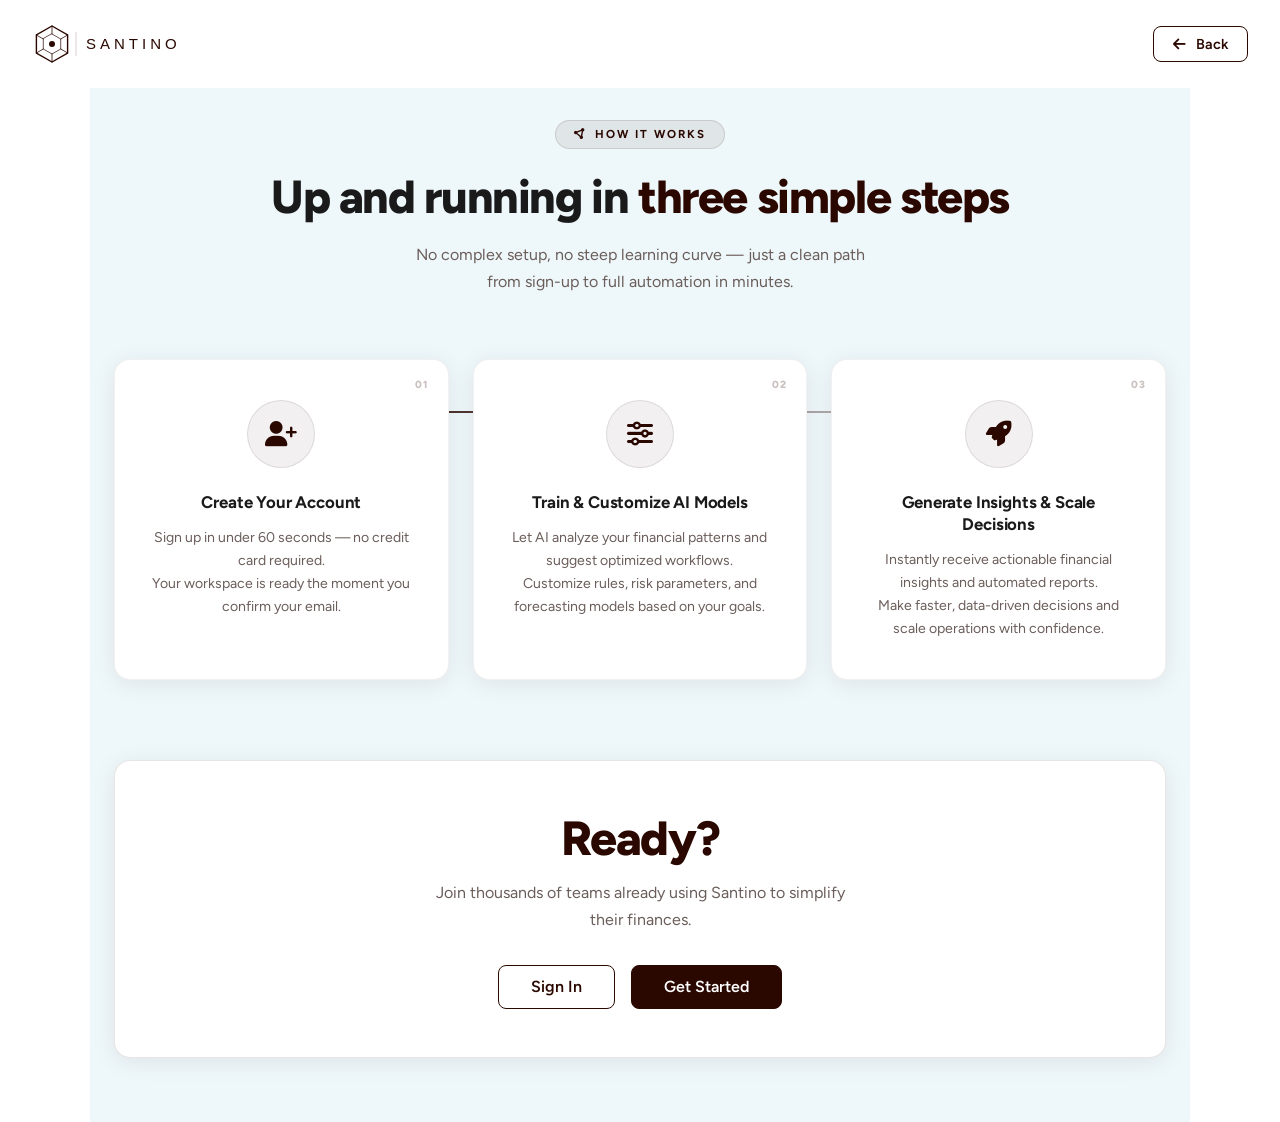
<file: learn.html>
<!DOCTYPE html>
<html lang="en">

<head>
  <meta charset="UTF-8" />
  <meta name="viewport" content="width=device-width, initial-scale=1.0" />
  <title>Learn More – Santino</title>
  <link rel="stylesheet" href="https://cdnjs.cloudflare.com/ajax/libs/font-awesome/6.5.1/css/all.min.css" />
  <link href="https://fonts.googleapis.com/css2?family=Figtree:wght@300;400;600;700;800&display=swap"
    rel="stylesheet" />
  <link rel="stylesheet" href="style.css" />
</head>

<body class="learn-page">

  <nav class="lrn-nav-unique">
    <svg class="img-sign" viewBox="0 0 220 40" xmlns="http://www.w3.org/2000/svg">
      <style>
        .s {
          stroke: #2a0800;
          fill: none;
          stroke-linecap: square;
          stroke-linejoin: miter;
        }

        .f {
          fill: #2a0800;
        }

        .nm {
          fill: #2a0800;
          font-family: sans-serif;
          font-weight: 400;
          letter-spacing: 4px;
          font-size: 15px;
        }

        .vd {
          stroke: #2a0800;
          stroke-width: 0.6;
          opacity: 0.3;
        }
      </style>
      <g transform="translate(20,20)">
        <polygon points="0,-18 15.6,-9 15.6,9 0,18 -15.6,9 -15.6,-9" class="s" stroke-width="1.4" />
        <polygon points="0,-10 8.7,-5 8.7,5 0,10 -8.7,5 -8.7,-5" class="s" stroke-width="0.7" />
        <line x1="0" y1="-10" x2="0" y2="-18" class="s" stroke-width="0.8" />
        <line x1="8.7" y1="-5" x2="15.6" y2="-9" class="s" stroke-width="0.8" />
        <line x1="8.7" y1="5" x2="15.6" y2="9" class="s" stroke-width="0.8" />
        <line x1="0" y1="10" x2="0" y2="18" class="s" stroke-width="0.8" />
        <line x1="-8.7" y1="5" x2="-15.6" y2="9" class="s" stroke-width="0.8" />
        <line x1="-8.7" y1="-5" x2="-15.6" y2="-9" class="s" stroke-width="0.8" />
        <circle cx="0" cy="0" r="3" class="f" />
      </g>
      <line x1="44" y1="8" x2="44" y2="32" class="vd" />
      <text x="54" y="25" class="nm">SANTINO</text>
    </svg>
    <a class="lrn-back-btn" href="index.html">
      <i class="fa-solid fa-arrow-left"></i> Back
    </a>
  </nav>

  <section class="hiw-section">

    <div class="hiw-header">
      <div class="hiw-eyebrow">
        <i class="fa-solid fa-circle-nodes"></i>
        How It Works
      </div>
      <h2 class="hiw-title">
        Up and running in <span>three simple steps</span>
      </h2>
      <p class="hiw-subtitle">
        No complex setup, no steep learning curve — just a clean path from
        sign-up to full automation in minutes.
      </p>
    </div>

    <div class="hiw-grid-wrap">

      <div class="hiw-connector" aria-hidden="true"></div>

      <div class="hiw-grid">

        <div class="step-card">
          <span class="step-badge">01</span>
          <div class="step-icon-wrap">
            <i class="fa-solid fa-user-plus"></i>
          </div>
          <h3 class="step-heading">Create Your Account</h3>
          <p class="step-desc">
            Sign up in under 60 seconds — no credit card required.<br>
            Your workspace is ready the moment you confirm your email.
          </p>
        </div>

        <div class="step-card">
          <span class="step-badge">02</span>
          <div class="step-icon-wrap">
            <i class="fa-solid fa-sliders"></i>
          </div>
          <h3 class="step-heading">Train & Customize AI Models</h3>
          <p class="step-desc">
            Let AI analyze your financial patterns and suggest optimized workflows.<br>
            Customize rules, risk parameters, and forecasting models based on your goals.
          </p>
        </div>

        <div class="step-card">
          <span class="step-badge">03</span>
          <div class="step-icon-wrap">
            <i class="fa-solid fa-rocket"></i>
          </div>
          <h3 class="step-heading">Generate Insights & Scale Decisions</h3>
          <p class="step-desc">
            Instantly receive actionable financial insights and automated reports.<br>
            Make faster, data-driven decisions and scale operations with confidence.
          </p>
        </div>

      </div>
    </div>

    <div class="hiw-ready">
      <h2 class="hiw-ready-title">Ready?</h2>
      <p class="hiw-ready-sub">Join thousands of teams already using Santino to simplify their finances.</p>
      <div class="hiw-ready-btns">
        <a href="signin.html" class="hiw-btn-signin">Sign In</a>
        <a href="getst.html" class="hiw-btn-getstarted">Get Started</a>
      </div>
    </div>

  </section>

</body>

</html>
</file>
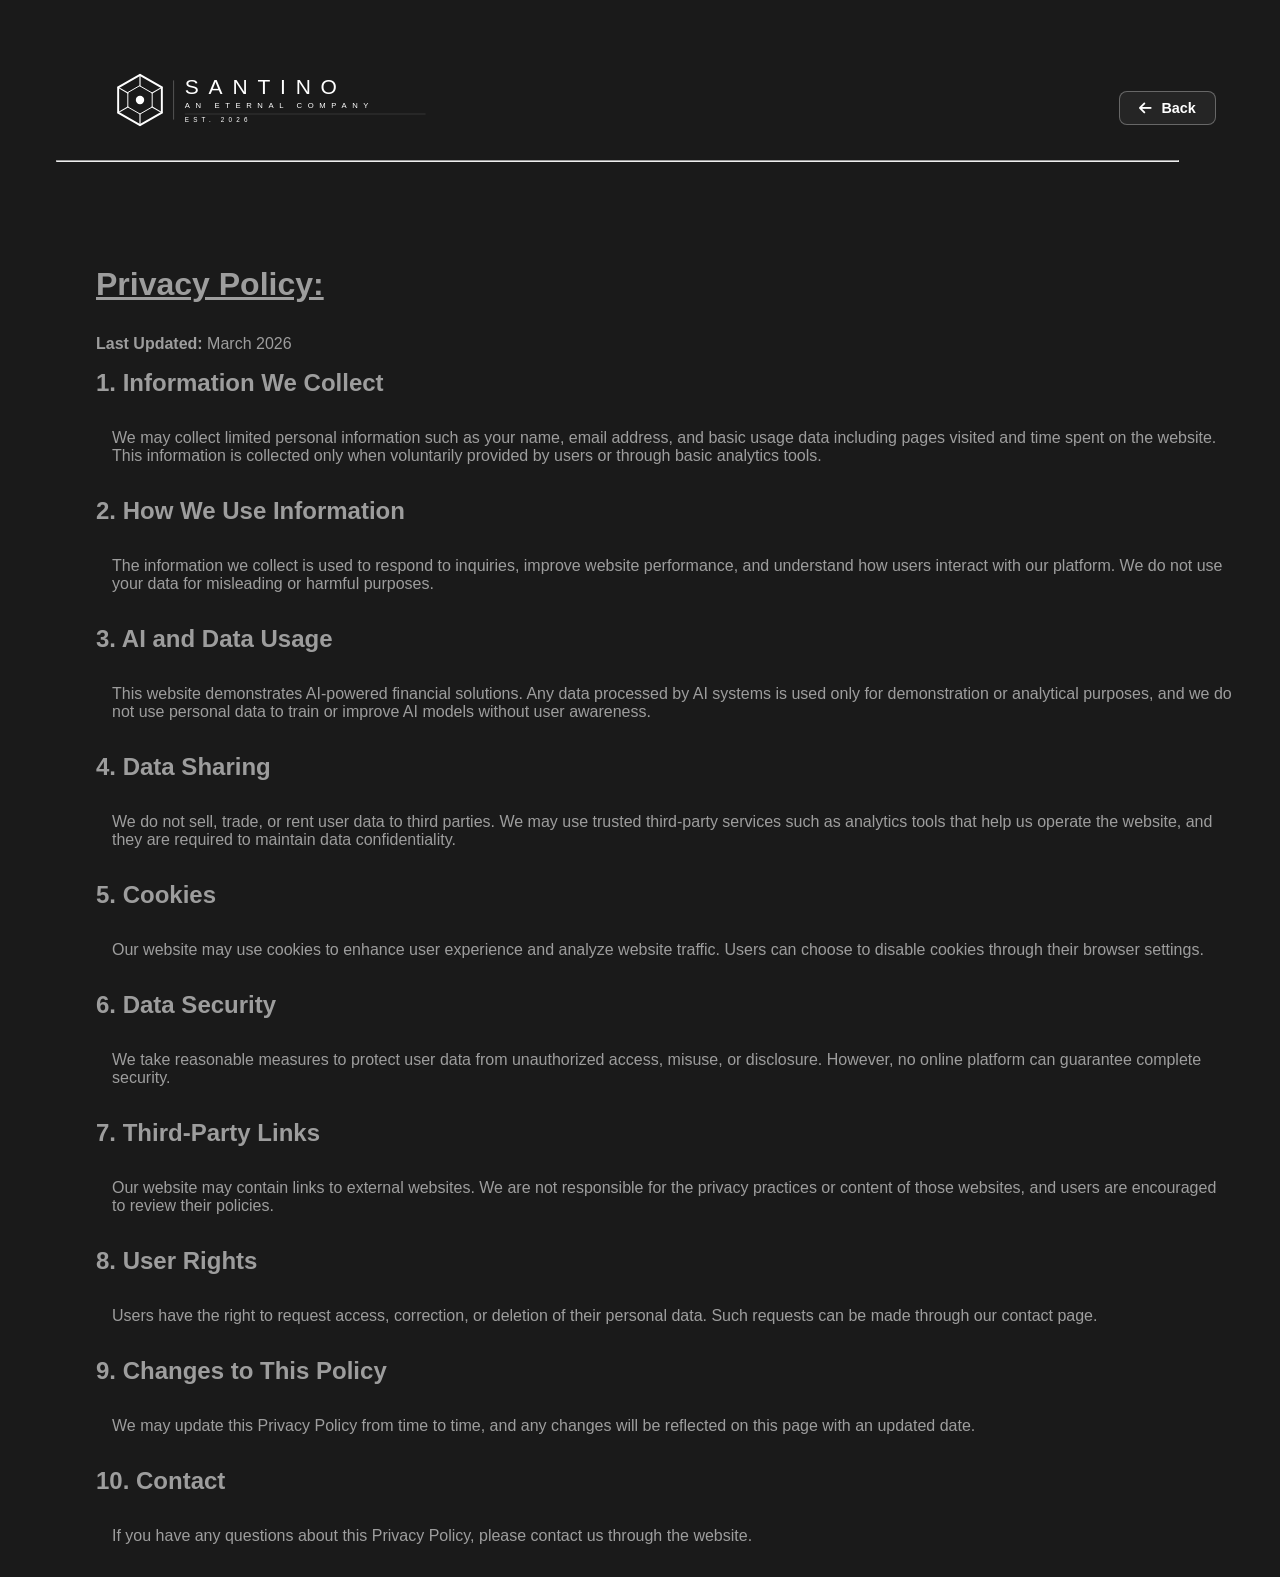
<file: privacy.html>
<!DOCTYPE html>
<html lang="en">

<head>
  <meta charset="UTF-8">
  <meta name="viewport" content="width=device-width, initial-scale=1.0">
  <title>Santino Privacy Policy</title>
  <link rel="stylesheet" href="https://cdnjs.cloudflare.com/ajax/libs/font-awesome/6.5.1/css/all.min.css">
  <link rel="stylesheet" href="style.css">
</head>

<body class="ppp">

  <div class="sub-nav">
    <svg class="img-tc" viewBox="0 0 280 40" xmlns="http://www.w3.org/2000/svg">
      <style>
        .fs {
          stroke: #ffffff;
          fill: none;
          stroke-linecap: square;
          stroke-linejoin: miter
        }

        .ff {
          fill: #ffffff
        }

        .fnm {
          fill: #ffffff;
          font-family: sans-serif;
          font-weight: 400;
          letter-spacing: 7px;
          font-size: 15px
        }

        .fsub {
          fill: #ffffff;
          font-family: sans-serif;
          letter-spacing: 4px;
          font-size: 5.5px
        }

        .ftag {
          fill: #ffffff;
          font-family: sans-serif;
          letter-spacing: 3px;
          font-size: 4.5px
        }

        .frule {
          stroke: #ffffff;
          stroke-width: 0.4;
          opacity: 0.2
        }

        .fvd {
          stroke: #ffffff;
          stroke-width: 0.6;
          opacity: 0.3
        }
      </style>
      <g transform="translate(20,20)">
        <polygon points="0,-18 15.6,-9 15.6,9 0,18 -15.6,9 -15.6,-9" class="fs" stroke-width="1.4" />
        <polygon points="0,-10 8.7,-5 8.7,5 0,10 -8.7,5 -8.7,-5" class="fs" stroke-width="0.7" />
        <line x1="0" y1="-10" x2="0" y2="-18" class="fs" stroke-width="0.8" />
        <line x1="8.7" y1="-5" x2="15.6" y2="-9" class="fs" stroke-width="0.8" />
        <line x1="8.7" y1="5" x2="15.6" y2="9" class="fs" stroke-width="0.8" />
        <line x1="0" y1="10" x2="0" y2="18" class="fs" stroke-width="0.8" />
        <line x1="-8.7" y1="5" x2="-15.6" y2="9" class="fs" stroke-width="0.8" />
        <line x1="-8.7" y1="-5" x2="-15.6" y2="-9" class="fs" stroke-width="0.8" />
        <circle cx="0" cy="0" r="3" class="ff" />
      </g>
      <line x1="44" y1="6" x2="44" y2="34" class="fvd" />
      <g transform="translate(52,20)">
        <text x="0" y="-4" class="fnm">SANTINO</text>
        <text x="0" y="6" class="fsub">AN ETERNAL COMPANY</text>
        <line x1="0" y1="10" x2="172" y2="10" class="frule" />
        <text x="0" y="16" class="ftag">EST. 2026</text>
      </g>
    </svg>
    <a class="back-link" href="index.html">
      <i class="fa-solid fa-arrow-left"></i> Back
    </a>
  </div>

  <div class="pages-hr">
    <hr>
  </div>

  <div class="ppp">

    <h1>Privacy Policy:</h1>
    <p class="last-updated"><strong>Last Updated:</strong> March 2026</p>

    <div class="section">
      <h2>1. Information We Collect</h2>
      <p>We may collect limited personal information such as your name, email address, and basic usage data including
        pages visited and time spent on the website. This information is collected only when voluntarily provided by
        users or through basic analytics tools.</p>
    </div>

    <div class="section">
      <h2>2. How We Use Information</h2>
      <p>The information we collect is used to respond to inquiries, improve website performance, and understand how
        users interact with our platform. We do not use your data for misleading or harmful purposes.</p>
    </div>

    <div class="section">
      <h2>3. AI and Data Usage</h2>
      <p>This website demonstrates AI-powered financial solutions. Any data processed by AI systems is used only for
        demonstration or analytical purposes, and we do not use personal data to train or improve AI models without user
        awareness.</p>
    </div>

    <div class="section">
      <h2>4. Data Sharing</h2>
      <p>We do not sell, trade, or rent user data to third parties. We may use trusted third-party services such as
        analytics tools that help us operate the website, and they are required to maintain data confidentiality.</p>
    </div>

    <div class="section">
      <h2>5. Cookies</h2>
      <p>Our website may use cookies to enhance user experience and analyze website traffic. Users can choose to disable
        cookies through their browser settings.</p>
    </div>

    <div class="section">
      <h2>6. Data Security</h2>
      <p>We take reasonable measures to protect user data from unauthorized access, misuse, or disclosure. However, no
        online platform can guarantee complete security.</p>
    </div>

    <div class="section">
      <h2>7. Third-Party Links</h2>
      <p>Our website may contain links to external websites. We are not responsible for the privacy practices or content
        of those websites, and users are encouraged to review their policies.</p>
    </div>

    <div class="section">
      <h2>8. User Rights</h2>
      <p>Users have the right to request access, correction, or deletion of their personal data. Such requests can be
        made through our contact page.</p>
    </div>

    <div class="section">
      <h2>9. Changes to This Policy</h2>
      <p>We may update this Privacy Policy from time to time, and any changes will be reflected on this page with an
        updated date.</p>
    </div>

    <div class="section">
      <h2>10. Contact</h2>
      <p>If you have any questions about this Privacy Policy, please contact us through the website.</p>
    </div>

  </div>

</body>

</html>
</file>
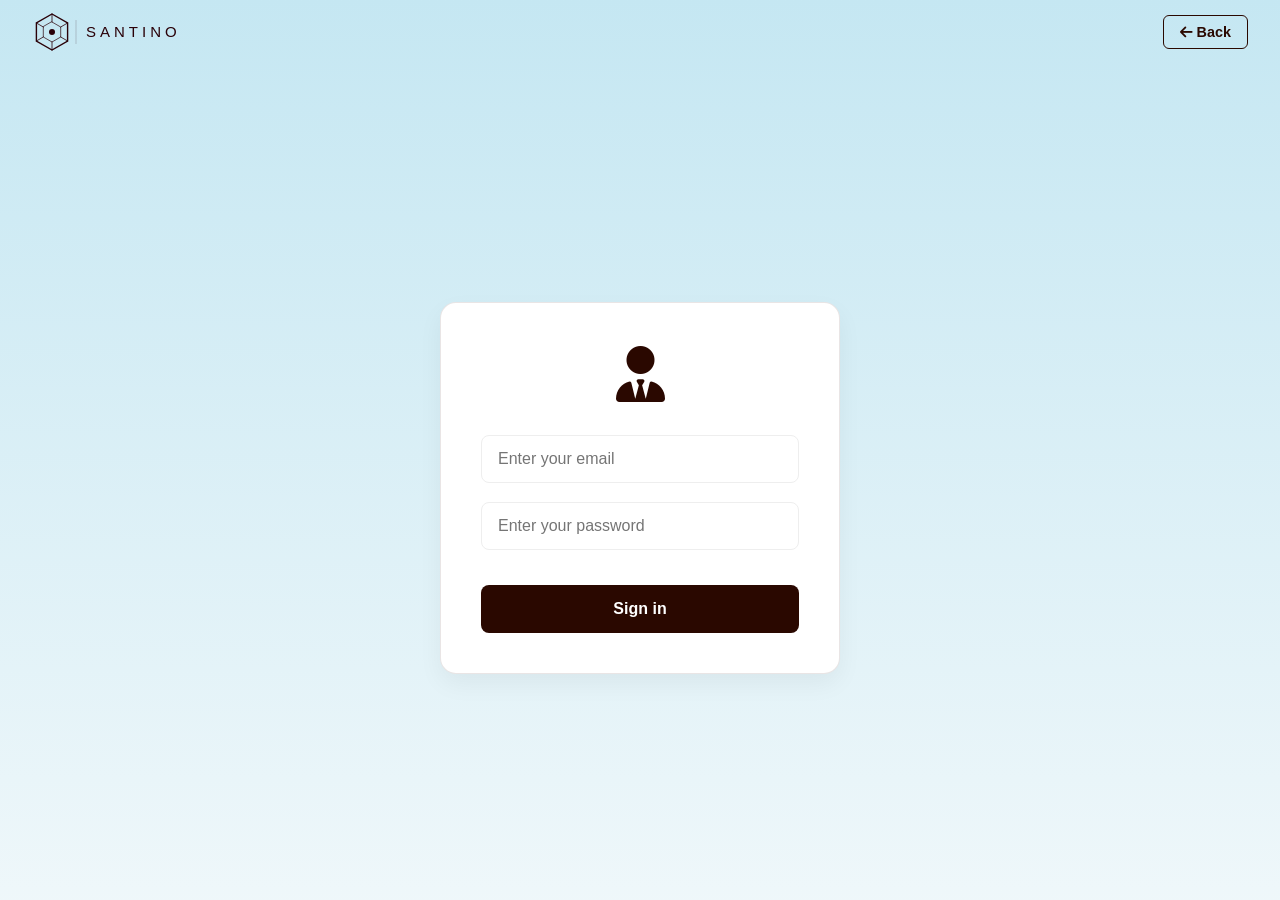
<file: signin.html>
<!DOCTYPE html>
<html lang="en">

<head>
    <meta charset="UTF-8">
    <meta name="viewport" content="width=device-width, initial-scale=1.0">
    <title>Sign in to Santino</title>
    <link rel="stylesheet" href="https://cdnjs.cloudflare.com/ajax/libs/font-awesome/6.5.1/css/all.min.css">
    <link rel="stylesheet" href="style.css">
</head>

<body class="sign-body">
    <div class="sig-nav">
        <svg class="img-sign" viewBox="0 0 220 40" xmlns="http://www.w3.org/2000/svg">
            <style>
                .s {
                    stroke: #2a0008;
                    fill: none;
                    stroke-linecap: square;
                    stroke-linejoin: miter
                }

                .f {
                    fill: #2a0008;
                }

                .nm {
                    fill: #2a0008;
                    font-family: sans-serif;
                    font-weight: 400;
                    letter-spacing: 4px;
                    font-size: 15px
                }

                .vd {
                    stroke: #2a0008;
                    stroke-width: 0.6;
                    opacity: 0.3
                }
            </style>
            <g transform="translate(20,20)">
                <polygon points="0,-18 15.6,-9 15.6,9 0,18 -15.6,9 -15.6,-9" class="s" stroke-width="1.4" />
                <polygon points="0,-10 8.7,-5 8.7,5 0,10 -8.7,5 -8.7,-5" class="s" stroke-width="0.7" />
                <line x1="0" y1="-10" x2="0" y2="-18" class="s" stroke-width="0.8" />
                <line x1="8.7" y1="-5" x2="15.6" y2="-9" class="s" stroke-width="0.8" />
                <line x1="8.7" y1="5" x2="15.6" y2="9" class="s" stroke-width="0.8" />
                <line x1="0" y1="10" x2="0" y2="18" class="s" stroke-width="0.8" />
                <line x1="-8.7" y1="5" x2="-15.6" y2="9" class="s" stroke-width="0.8" />
                <line x1="-8.7" y1="-5" x2="-15.6" y2="-9" class="s" stroke-width="0.8" />
                <circle cx="0" cy="0" r="3" class="f" />
            </g>
            <line x1="44" y1="8" x2="44" y2="32" class="vd" />
            <text x="54" y="25" class="nm">SANTINO</text>
        </svg>
        <a class="back" href="index.html">
            <i class="fa-solid fa-arrow-left"></i> Back
        </a>
    </div>

    <div class="sign-cont">
        <div class="sig-box">
            <div class="pro-icon">
                <i class="fa-solid fa-user-tie"></i>
            </div>

            <form action="error.html" class="sig-form">
                <div class="sig-input-wrapper">
                    <input type="email" placeholder="Enter your email" required>
                </div>

                <div class="sig-input-wrapper">
                    <input type="password" placeholder="Enter your password" required>
                </div>

                <div class="err-btn">
                    <button type="submit">Sign in</button>
                </div>
            </form>

        </div>
    </div>
</body>

</html>
</file>
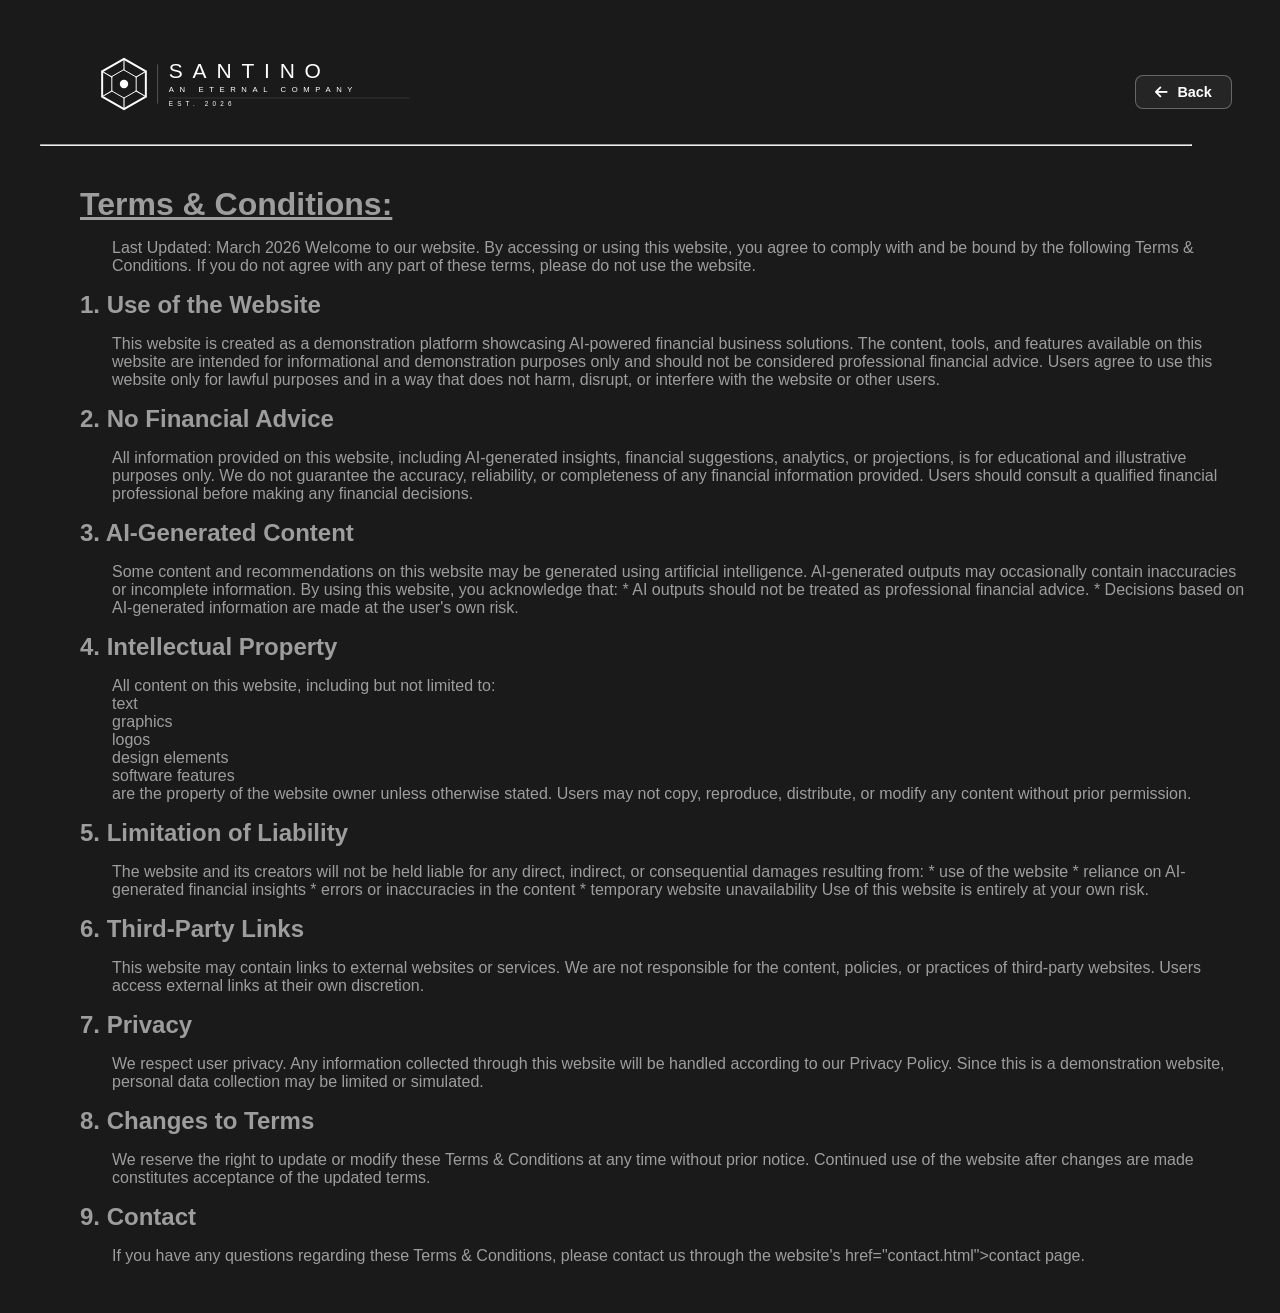
<file: terms.condition.html>
<!DOCTYPE html>
<html lang="en">

<head>
  <meta charset="UTF-8">
  <meta name="viewport" content="width=device-width, initial-scale=1.0">
  <title>Santino Terms and Conditions</title>
  <link rel="stylesheet" href="https://cdnjs.cloudflare.com/ajax/libs/font-awesome/6.5.1/css/all.min.css">
  <link rel="stylesheet" href="style.css">
</head>

<body class="tcbody">

  <div class="sub-nav">
    <svg class="img-tc" viewBox="0 0 280 40" xmlns="http://www.w3.org/2000/svg">
      <style>
        .fs {
          stroke: #ffffff;
          fill: none;
          stroke-linecap: square;
          stroke-linejoin: miter
        }

        .ff {
          fill: #ffffff
        }

        .fnm {
          fill: #ffffff;
          font-family: sans-serif;
          font-weight: 400;
          letter-spacing: 7px;
          font-size: 15px
        }

        .fsub {
          fill: #ffffff;
          font-family: sans-serif;
          letter-spacing: 4px;
          font-size: 5.5px
        }

        .ftag {
          fill: #ffffff;
          font-family: sans-serif;
          letter-spacing: 3px;
          font-size: 4.5px
        }

        .frule {
          stroke: #ffffff;
          stroke-width: 0.4;
          opacity: 0.2
        }

        .fvd {
          stroke: #ffffff;
          stroke-width: 0.6;
          opacity: 0.3
        }
      </style>
      <g transform="translate(20,20)">
        <polygon points="0,-18 15.6,-9 15.6,9 0,18 -15.6,9 -15.6,-9" class="fs" stroke-width="1.4" />
        <polygon points="0,-10 8.7,-5 8.7,5 0,10 -8.7,5 -8.7,-5" class="fs" stroke-width="0.7" />
        <line x1="0" y1="-10" x2="0" y2="-18" class="fs" stroke-width="0.8" />
        <line x1="8.7" y1="-5" x2="15.6" y2="-9" class="fs" stroke-width="0.8" />
        <line x1="8.7" y1="5" x2="15.6" y2="9" class="fs" stroke-width="0.8" />
        <line x1="0" y1="10" x2="0" y2="18" class="fs" stroke-width="0.8" />
        <line x1="-8.7" y1="5" x2="-15.6" y2="9" class="fs" stroke-width="0.8" />
        <line x1="-8.7" y1="-5" x2="-15.6" y2="-9" class="fs" stroke-width="0.8" />
        <circle cx="0" cy="0" r="3" class="ff" />
      </g>
      <line x1="44" y1="6" x2="44" y2="34" class="fvd" />
      <g transform="translate(52,20)">
        <text x="0" y="-4" class="fnm">SANTINO</text>
        <text x="0" y="6" class="fsub">AN ETERNAL COMPANY</text>
        <line x1="0" y1="10" x2="172" y2="10" class="frule" />
        <text x="0" y="16" class="ftag">EST. 2026</text>
      </g>
    </svg>
    <a class="back-link" href="index.html">
      <i class="fa-solid fa-arrow-left"></i> Back
    </a>
  </div>

  <div class="pages-hr">
    <hr>
  </div>

  <div class="tcmat">
    <h1>Terms & Conditions:</h1>
    <p>Last Updated: March 2026

      Welcome to our website. By accessing or using this website, you agree to comply with and be bound by the following
      Terms & Conditions. If you do not agree with any part of these terms, please do not use the website.
    </p>

    <h2>1. Use of the Website</h2>
    <p>This website is created as a demonstration platform showcasing AI-powered financial business solutions. The
      content, tools, and features available on this website are intended for informational and demonstration purposes
      only and should not be considered professional financial advice.

      Users agree to use this website only for lawful purposes and in a way that does not harm, disrupt, or interfere
      with the website or other users.
    </p>

    <h2>2. No Financial Advice</h2>
    <p>All information provided on this website, including AI-generated insights, financial suggestions, analytics, or
      projections, is for educational and illustrative purposes only.

      We do not guarantee the accuracy, reliability, or completeness of any financial information provided. Users should
      consult a qualified financial professional before making any financial decisions.
    </p>

    <h2>3. AI-Generated Content</h2>
    <p>Some content and recommendations on this website may be generated using artificial intelligence. AI-generated
      outputs may occasionally contain inaccuracies or incomplete information.

      By using this website, you acknowledge that:

      * AI outputs should not be treated as professional financial advice.
      * Decisions based on AI-generated information are made at the user's own risk.
    </p>

    <h2>4. Intellectual Property</h2>
    <p>All content on this website, including but not limited to:
      <span>text</span>
      <span>graphics</span>
      <span>logos</span>
      <span>design elements</span>
      <span>software features</span>
      <span>are the property of the website owner unless otherwise stated.
        Users may not copy, reproduce, distribute, or modify any content without prior permission.
      </span>
    </p>

    <h2>5. Limitation of Liability</h2>
    <p>The website and its creators will not be held liable for any direct, indirect, or consequential damages resulting
      from:

      * use of the website
      * reliance on AI-generated financial insights
      * errors or inaccuracies in the content
      * temporary website unavailability

      Use of this website is entirely at your own risk.
    </p>

    <h2>6. Third-Party Links</h2>
    <p>This website may contain links to external websites or services. We are not responsible for the content,
      policies, or practices of third-party websites.

      Users access external links at their own discretion.
    </p>

    <h2>7. Privacy</h2>
    <p>We respect user privacy. Any information collected through this website will be handled according to our Privacy
      Policy. Since this is a demonstration website, personal data collection may be limited or simulated.
    </p>

    <h2>8. Changes to Terms</h2>
    <p>We reserve the right to update or modify these Terms & Conditions at any time without prior notice. Continued use
      of the website after changes are made constitutes acceptance of the updated terms.
    </p>

    <h2>9. Contact</h2>
    <p>If you have any questions regarding these Terms & Conditions, please contact us through the website's
      href="contact.html">contact page</a>.
    </p>
  </div>

</body>

</html>
</file>
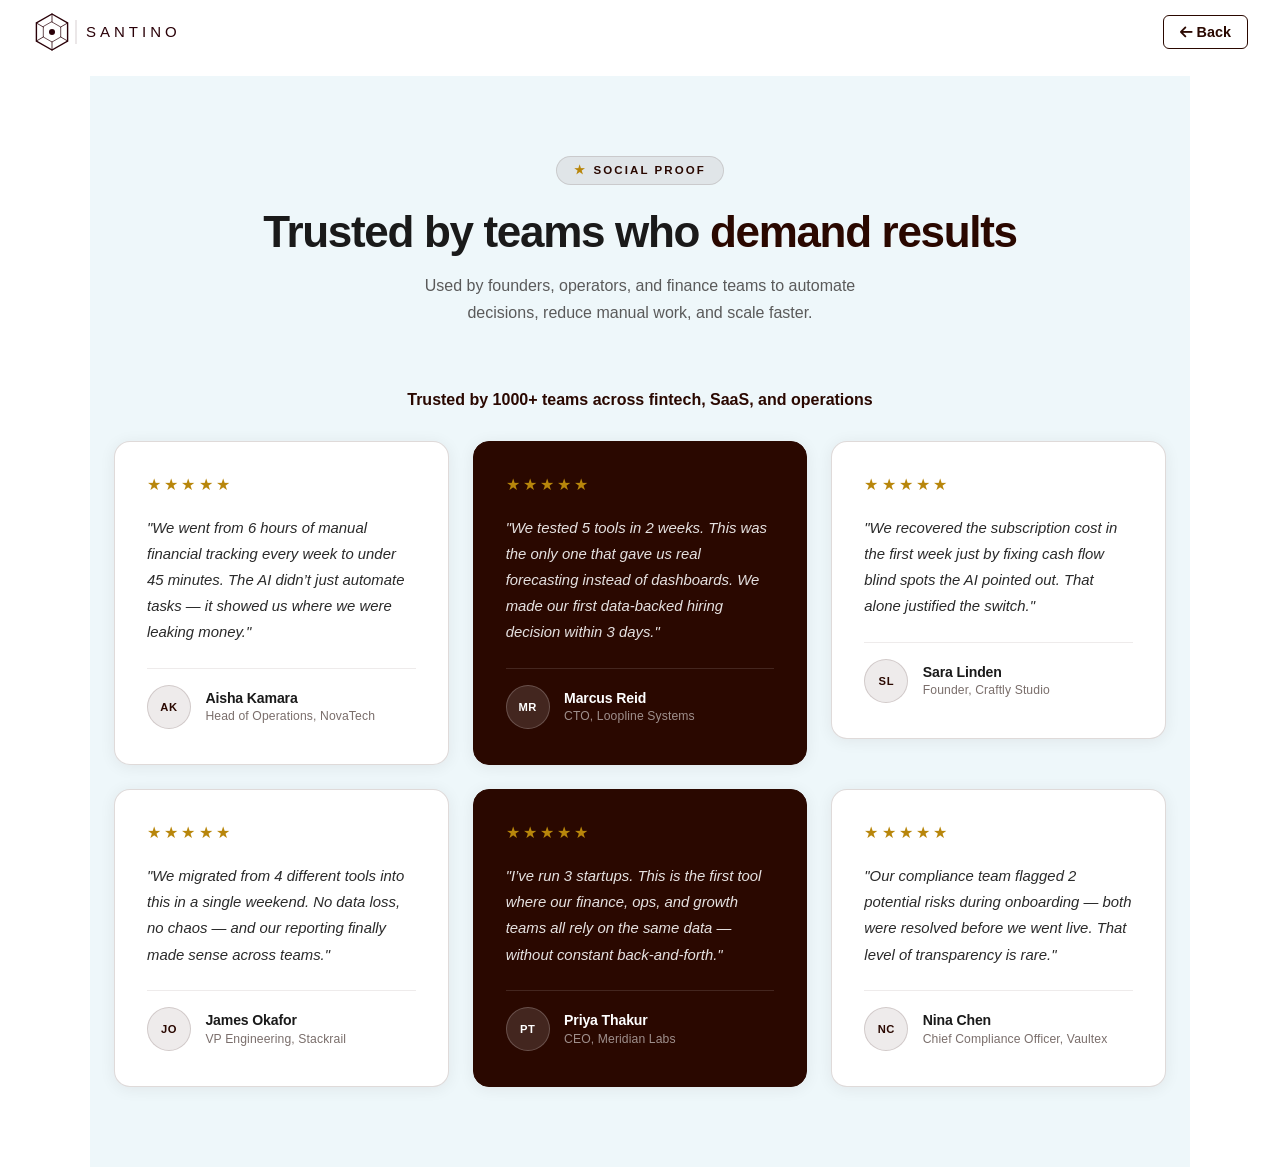
<file: testimonials.html>
<!DOCTYPE html>
<html lang="en">
<head>
 <meta charset="UTF-8">
 <meta name="viewport" content="width=device-width, initial-scale=1.0">
 <title>Testinomials- Santino</title>
 <link rel="stylesheet" href="style.css">
 <link rel="stylesheet" href="https://cdnjs.cloudflare.com/ajax/libs/font-awesome/6.5.1/css/all.min.css">
</head>
<body>
 <div class="sig-nav">
  <svg class="img-sign" viewBox="0 0 220 40" xmlns="http://www.w3.org/2000/svg">
   <style>
    .s {
     stroke: #2a0008;
     fill: none;
     stroke-linecap: square;
     stroke-linejoin: miter
    }
 
    .f {
     fill: #2a0008;
    }
 
    .nm {
     fill: #2a0008;
     font-family: sans-serif;
     font-weight: 400;
     letter-spacing: 4px;
     font-size: 15px
    }
 
    .vd {
     stroke: #2a0008;
     stroke-width: 0.6;
     opacity: 0.3
    }
   </style>
 
   <!-- hexcore symbol centered at x=20 y=20 -->
   <g transform="translate(20,20)">
    <polygon points="0,-18 15.6,-9 15.6,9 0,18 -15.6,9 -15.6,-9" class="s" stroke-width="1.4" />
    <polygon points="0,-10 8.7,-5 8.7,5 0,10 -8.7,5 -8.7,-5" class="s" stroke-width="0.7" />
    <line x1="0" y1="-10" x2="0" y2="-18" class="s" stroke-width="0.8" />
    <line x1="8.7" y1="-5" x2="15.6" y2="-9" class="s" stroke-width="0.8" />
    <line x1="8.7" y1="5" x2="15.6" y2="9" class="s" stroke-width="0.8" />
    <line x1="0" y1="10" x2="0" y2="18" class="s" stroke-width="0.8" />
    <line x1="-8.7" y1="5" x2="-15.6" y2="9" class="s" stroke-width="0.8" />
    <line x1="-8.7" y1="-5" x2="-15.6" y2="-9" class="s" stroke-width="0.8" />
    <circle cx="0" cy="0" r="3" class="f" />
   </g>
 
   <!-- divider -->
   <line x1="44" y1="8" x2="44" y2="32" class="vd" />
 
   <!-- brand name -->
   <text x="54" y="25" class="nm">SANTINO</text>
  </svg>
  <a class="back" href="index.html">
   <i class="fa-solid fa-arrow-left"></i> Back
  </a>
 </div>
 <section class="testi-section">
 
  <!-- Header -->
  <div class="testi-header">
   <div class="testi-eyebrow">
    <span>&#9733;</span> Social Proof
   </div>
   <h2 class="testi-title">
    Trusted by teams who <span>demand results</span>
   </h2>
   <p class="testi-subtitle">
    Used by founders, operators, and finance teams to automate decisions, reduce manual work, and scale faster.
   </p>
  </div>
  <div style="text-align:center; margin-bottom:2rem; font-weight:600; color:#2a0800;">
   Trusted by 1000+ teams across fintech, SaaS, and operations
  </div>
 
  <!-- Cards Grid -->
  <div class="testi-grid">
 
   <!-- Card 1 -->
   <article class="testi-card">
    <div class="testi-rating" aria-label="5 star rating">
     <span>&#9733;</span>
     <span>&#9733;</span>
     <span>&#9733;</span>
     <span>&#9733;</span>
     <span>&#9733;</span>
    </div>
    <blockquote class="testi-quote">
     "We went from 6 hours of manual financial tracking every week to under 45 minutes. The AI didn’t just automate tasks —
     it showed us where we were leaking money."
    </blockquote>
    <div class="testi-user">
     <div class="testi-avatar" aria-label="User avatar placeholder">
      <span>AK</span>
     </div>
     <div class="testi-user-info">
      <strong class="testi-name">Aisha Kamara</strong>
      <span class="testi-title-role">Head of Operations, NovaTech</span>
     </div>
    </div>
   </article>
 
   <!-- Card 2 (Featured) -->
   <article class="testi-card testi-card--featured">
    <div class="testi-rating" aria-label="5 star rating">
     <span>&#9733;</span>
     <span>&#9733;</span>
     <span>&#9733;</span>
     <span>&#9733;</span>
     <span>&#9733;</span>
    </div>
    <blockquote class="testi-quote">
     "We tested 5 tools in 2 weeks. This was the only one that gave us real forecasting instead of dashboards. We made our
     first data-backed hiring decision within 3 days."
    </blockquote>
    <div class="testi-user">
     <div class="testi-avatar" aria-label="User avatar placeholder">
      <span>MR</span>
     </div>
     <div class="testi-user-info">
      <strong class="testi-name">Marcus Reid</strong>
      <span class="testi-title-role">CTO, Loopline Systems</span>
     </div>
    </div>
   </article>
 
   <!-- Card 3 -->
   <article class="testi-card">
    <div class="testi-rating" aria-label="5 star rating">
     <span>&#9733;</span>
     <span>&#9733;</span>
     <span>&#9733;</span>
     <span>&#9733;</span>
     <span>&#9733;</span>
    </div>
    <blockquote class="testi-quote">
     "We recovered the subscription cost in the first week just by fixing cash flow blind spots the AI pointed out. That
     alone justified the switch."
    </blockquote>
    <div class="testi-user">
     <div class="testi-avatar" aria-label="User avatar placeholder">
      <span>SL</span>
     </div>
     <div class="testi-user-info">
      <strong class="testi-name">Sara Linden</strong>
      <span class="testi-title-role">Founder, Craftly Studio</span>
     </div>
    </div>
   </article>
 
   <!-- Card 4 -->
   <article class="testi-card">
    <div class="testi-rating" aria-label="5 star rating">
     <span>&#9733;</span>
     <span>&#9733;</span>
     <span>&#9733;</span>
     <span>&#9733;</span>
     <span>&#9733;</span>
    </div>
    <blockquote class="testi-quote">
     "We migrated from 4 different tools into this in a single weekend. No data loss, no chaos — and our reporting finally
     made sense across teams."
    </blockquote>
    <div class="testi-user">
     <div class="testi-avatar" aria-label="User avatar placeholder">
      <span>JO</span>
     </div>
     <div class="testi-user-info">
      <strong class="testi-name">James Okafor</strong>
      <span class="testi-title-role">VP Engineering, Stackrail</span>
     </div>
    </div>
   </article>
 
   <!-- Card 5 (Featured) -->
   <article class="testi-card testi-card--featured">
    <div class="testi-rating" aria-label="5 star rating">
     <span>&#9733;</span>
     <span>&#9733;</span>
     <span>&#9733;</span>
     <span>&#9733;</span>
     <span>&#9733;</span>
    </div>
    <blockquote class="testi-quote">
     "I’ve run 3 startups. This is the first tool where our finance, ops, and growth teams all rely on the same data —
     without constant back-and-forth."
    </blockquote>
    <div class="testi-user">
     <div class="testi-avatar" aria-label="User avatar placeholder">
      <span>PT</span>
     </div>
     <div class="testi-user-info">
      <strong class="testi-name">Priya Thakur</strong>
      <span class="testi-title-role">CEO, Meridian Labs</span>
     </div>
    </div>
   </article>
 
   <!-- Card 6 -->
   <article class="testi-card">
    <div class="testi-rating" aria-label="5 star rating">
     <span>&#9733;</span>
     <span>&#9733;</span>
     <span>&#9733;</span>
     <span>&#9733;</span>
     <span>&#9733;</span>
    </div>
    <blockquote class="testi-quote">
     "Our compliance team flagged 2 potential risks during onboarding — both were resolved before we went live. That level of
     transparency is rare."
    </blockquote>
    <div class="testi-user">
     <div class="testi-avatar" aria-label="User avatar placeholder">
      <span>NC</span>
     </div>
     <div class="testi-user-info">
      <strong class="testi-name">Nina Chen</strong>
      <span class="testi-title-role">Chief Compliance Officer, Vaultex</span>
     </div>
    </div>
   </article>
 
  </div>
 
 </section>
</body>
</html>
</file>
<file: style.css>
* {
  margin: 0;
  padding: 0;
  box-sizing: border-box;
}

html {
  scroll-behavior: smooth !important;
  height: 100%;
  font-family: sans-serif !important;
  overflow-x: hidden;
}

body {
  margin: 0;
  padding: 0;
  overflow-x: hidden;
  font-family: 'Figtree', sans-serif;
}

.home-page {
  padding-top: 4rem;
}

.sub-nav {
  display: flex;
  align-items: center;
  justify-content: space-between;
  padding: 1.5rem 2rem;
  padding-top: 2rem;
  width: 100%;
  background: transparent;
}

.img-sign {
  height: 2.8rem;
  width: auto;
  display: block;
}

.back-link {
  display: flex;
  align-items: center;
  gap: 0.6rem;
  text-decoration: none;
  color: #2a0800;
  border: 1.5px solid #2a0800;
  border-radius: 8px;
  padding: 0.5rem 1.2rem;
  font-size: 0.9rem;
  font-weight: 600;
  transition: all 0.2s ease;
}

.back-link:hover {
  background: #2a0800;
  color: #ffffff;
}

@media (max-width: 480px) {
  .sub-nav {
    padding: 1rem;
    padding-top: 1.5rem;
  }

  .img-sign {
    height: 2.2rem;
  }
}

.nav {
  background: rgba(248, 247, 246, 0.491);
  border-bottom: 1px solid rgba(0, 0, 0, 0.05);
  display: flex;
  width: 100%;
  max-width: 1400px;
  padding: 0.05rem;
  padding-top: 0.5rem;
  font-size: 0.5rem;
  justify-content: space-between;
  position: fixed;
  top: 0;
  left: 0;
  width: 100%;
  z-index: 1000;
  backdrop-filter: blur(30px);
}

.centre-but {
  background-color: transparent;
  display: flex;
  gap: 3rem;
  align-items: center;
}

.mid-but {
  text-decoration: none;
  color: #2a0800;
  padding: 0.3rem;
  background-color: rgba(173, 216, 230, 0.204);
  font-weight: 540;
  padding: 0.5rem;
  font-family: sans-serif;
  font-size: 1rem;
  border-radius: 10%;
}

.mid-but:hover {
  background-color: #2a0800;
  color: white;
}

.logo {
  background-color: transparent;
  display: flex;
}

.img {
  height: 3rem;
  width: auto;
  stroke: #000;
  display: block;
  padding-left: 1rem;
  overflow: visible;
  padding-top: 0.1rem;
}

@media screen and (min-width:290px) and (max-width: 350px) {
  .img {
    height: 2.2rem;
    width: auto;
  }
}

.right-but {
  background: transparent;
  gap: 0.4rem;
  display: flex;
  align-items: center;
  font-family: sans-serif;
  margin-right: 1rem;
}

.login {
  background: rgba(173, 216, 230, 0.204);
  padding: 0.47rem;
  display: flex;
  text-wrap: nowrap;
  border: none;
  color: #2a0800;
  border-radius: 0.25rem;
  font-weight: 100;
  font-size: 1rem;
  cursor: pointer;
}

@media screen and (max-width:450px) {
  .login {
    font-size: 1.3rem;
    font-weight: 400;
  }
}

.login:hover {
  background: rgb(194, 194, 249);
  color: white;
  background-color: #2a0800;
}

.get-started {
  background: #2a0800;
  padding-left: 0.5rem;
  padding-right: 0.5rem;
  padding-bottom: 0.5rem;
  padding-top: 0.4rem;
  color: white;
  border: none;
  border-radius: 0.25rem;
  font-size: 1rem;
  text-decoration: none;
}

.get-started:hover {
  background: #2a0800d9;
}

.ham-icon {
  display: none;
}

@media screen and (min-width: 500px) and (max-width: 989px) {
  .login {
    padding: 0.3rem !important;
  }
}

@media screen and (max-width:389px) {
  .login {
    padding-left: 0.1rem !important;
    padding-right: 0.1rem !important;
  }
}

@media screen and (min-width:220px) and (max-width:989px) {
  .get-started {
    display: none;
  }

  .ham-icon {
    display: inline-block;
    visibility: visible;
    justify-content: center;
    align-items: center;
    text-decoration: none;
    border-radius: 20%;
    padding: 0.55rem 0.6rem 0.55rem 0.6rem;
    font-size: 1rem;
    width: rem;
    background-color: #2a0800;
    color: #fafffd;
    height: rem;
  }

  .mid-but {
    display: none;
  }
}

@media screen and (max-width: 989px) {
  .mob-menu {
    display: none;
    position: fixed;
    justify-content: flex-start;
    align-items: stretch;
    top: 50%;
    left: 50%;
    transform: translate(-50%, -57%);
    border-radius: 1%;
    max-width: 850px;
    background-color: #fafffd;
    z-index: 1001;
    height: 70%;
    width: 90%;
    padding: 0.2rem;
  }

  .mob-menu header {
    font-size: 2rem;
    font-weight: 540;
    padding-left: 2rem;
  }

  .mob-over {
    display: none;
    position: fixed;
    top: 3.65rem;
    left: 0;
    width: 100%;
    height: 100%;
    background-color: rgba(0, 0, 0, 0.4);
    z-index: 1000;
  }

  .mob-menu.active,
  .mob-over.active {
    display: flex;
    flex-direction: column;
  }

  .menu-x {
    display: inline-block;
    font-size: 1.5rem;
    background-color: transparent;
    border-radius: 4px;
    border: 0.5px solid #2a0800;
    color: #2a0800;
    background-color: #2a08001c;
    cursor: pointer;
    align-self: flex-end;
    margin: 1.5rem 0.3rem 0 0;
    padding: 0.4rem 1rem;
  }

  .mob-links {
    display: flex;
    flex-direction: column;
    padding: 0.5rem 1.5rem;
  }

  .mob-links a {
    color: #2a0800;
    font-size: 1.5rem;
    font-family: sans-serif;
    font-weight: 540;
    margin: 0.5rem 0.5rem;
    padding: 0.7rem 0.2rem;
    border-radius: 2%;
  }

  .mob-link-item:hover {
    background-color: #2a0800;
    color: #fafffd;
  }

  .mob-actions {
    border-top: 1px solid rgba(42, 8, 0, 0.1);
    padding: 1.5rem;
    display: flex;
    flex-direction: column;
  }
}

.main {
  display: block;
  align-items: center;
  text-align: center;
  margin-top: 2rem;
  width: 100%;
}

.header {
  color: #131711ef;
  font-family: 'Franklin Gothic Medium', 'Arial Narrow', Arial, sans-serif;
  font-size: 4rem;
}

.quote {
  font-size: 1.5rem;
  color: #303a2b84;
  font-family: sans-serif;
  padding-top: 0.4rem;
}

@media screen and (min-width: 220px) and (max-width:370px) {
  .header {
    font-size: 3rem;
  }

  .quote {
    font-size: 1.25rem;
  }
}

@media screen and (min-width:220px) and (max-width:990px) {
  .main {
    padding-left: 2rem;
    padding-right: 2rem;
  }
}

.card-container {
  display: flex;
  justify-content: center;
  align-items: stretch;
  margin-top: 5rem;
  flex-wrap: wrap;
  width: 100%;
}

.card {
  position: relative;
  border: 0.01rem solid #2a08004a;
  border-radius: 5%;
  display: flex;
  flex-direction: column;
  padding-top: 1rem;
}

.cardname {
  position: absolute;
  top: 0;
  left: 50%;
  transform: translate(-50%, -15%);
  background-color: #1b3e0a;
  color: #fafffd;
  border: 1px solid;
  white-space: nowrap;
  border-radius: 2.5rem 2.5rem 2.5rem 2.5rem / 1.875rem 1.875rem 1.875rem 1.875rem;
  padding: 0.2rem 1.5rem;
  margin-top: -0.89rem;
  text-align: center;
  font-size: 1.5rem;
  width: auto;
  z-index: 10;
}
.card-form {
  display: flex;
  flex-direction: column;
  align-items: center;
  width: 100%;
}
.main-det input {
  width: 95%;
  height: 2.8rem;
  margin-top: 1rem;
  padding: 0 1rem;
  border: 1px solid rgba(42, 8, 0, 0.1);
  border-radius: 8px;
  outline: none;
}

.main-det input:focus {
  border-color: #2a0800;
}

.main-det button {
  width: 95%;
  height: 2.8rem;
  margin-top: 0.6rem;
  background-color: rgba(172, 164, 164, 0.555);
  color: white;
  border: none;
  border-radius: 8px;
  font-weight: 600;
  font-size: 1rem;
  cursor: pointer;
  transition: opacity 0.2s;
}

.main-det button:hover {
  opacity: 0.9;
}

.free,.pro,.enterprise {
  font-size: 1.75rem;
  font-family: sans-serif;
  margin-top: 0.5rem;
}

.main-det {
  padding-left: 2rem;
  padding-right: 2rem;
}

.mob-menu {
  display: none;
}

.mob-over {
  display: none;
}

.main-det input {
  height: 2.5rem;
  justify-content: center;
  width: 99%;
  background-color: rgba(211, 211, 211, 0.529);
  margin-top: 0.5rem;
  font-size: 1rem;
  border: 0;
  border-radius: 5%;
  text-align: center;
}

.main-det input:focus,
button:focus {
  outline: none;
}

a {
  text-decoration: none;
  color: darkgray;
}

.main-det button {
  height: 2.5rem;
  width: 99%;
  border-radius: 5%;
  border: 0;
  font-size: 1rem;
  margin-top: 0.1rem;
  color: rgb(91, 89, 89);
  cursor: pointer;
}

.offers {
  list-style: none;
  padding-top: 1rem;
  padding-left: 1rem;
  padding-bottom: 1rem;
  flex-grow: 1;
}

.offers-text {
  opacity: 0.7;
  font-size: 0.85rem;
  font-family: sans-serif;
  line-height: 1.4rem;
  padding-left: 1rem;
  padding-top: rem;
}

.offers-text::before {
  content: "✓ ";
  color: #0a980a;
}

.offerb {
  font-size: 0.9rem;
  font-family: sans-serif;
  opacity: 1;
  font-weight: bold;
  padding-left: 1rem;
  padding-top: 0.6rem;
  padding-bottom: 0.5rem;
}

.cost {
  font-size: 1.3rem;
  font-family: sans-serif;
  opacity: 0.6;
}

.whom {
  font-size: 1rem;
  width: 80%;
  font-weight: 540;
  font-family: sans-serif;
  margin-top: 2.5rem;
}

@media screen and (max-width:989px) {
  .card {
    width: 95%;
    margin-bottom: 2rem;
  }

  .offerb {
    font-size: 1rem;
    padding-top: 1rem;
    padding-bottom: 0.5rem;
  }

  .offers-text {
    font-size: 0.9rem;
    line-height: 1.4rem;
  }
}

@media screen and (min-width:990px) {
  .card {
    max-width: 22rem;
    min-width: 0;
    flex: 1 1 0;
    margin: 0.5rem;
  }

  .card-container {
    display: flex;
    flex-wrap: nowrap;
    justify-content: center;
    gap: 1rem;
    width: 100%;
  }
}

@media screen and (min-width:990px) and (max-width:1080px) {
  .card-container {
    gap: 0.1rem !important;
    padding-right: 0.5rem !important;
  }
}

.whom2 {
  font-size: 1rem;
  width: 90%;
  font-weight: 540;
  font-family: sans-serif;
  margin-top: 2.5rem;
}

.card.free {
  margin-top: 0.5rem;
  background-color: rgba(173, 216, 230, 0.204);
}

.card.pro {
  box-shadow: 0 10px 30px rgba(42, 8, 0, 0.15);
  transform: scale(1.0);
  background-color: #43ba0768;
}

.card.enterprise {
  background-color: rgba(255, 255, 0, 0.333);
}

@media screen and (max-width:400px) {
  .card.pro {
    background-color: #43ba0731;
  }

  .card.enterprise {
    background-color: rgba(255, 255, 0, 0.138) !important;
  }
}

.viewall a {
  font-family: sans-serif;
  font-size: 0.75rem;
  color: rgba(0, 0, 0, 0.792);
  margin: 3rem;
}

.users {
  display: block;
  font-size: 1rem;
  text-align: center;
  color: rgb(76, 76, 76);
  margin-top: 5.5rem;
}

.video {
  margin-top: 0.5rem;
  height: auto;
  width: 100%;
}

.faq {
  display: block;
  padding: 3.5rem 0 2rem 3.5rem;
  font-size: 3.5rem;
  color: #2a0800;
}

.que {
  cursor: pointer;
  padding: 1.5rem 0;
}

.que-tab {
  margin-left: 4rem;
  margin-right: 4rem;
}

@media screen and (min-width:220px) and (max-width: 700px) {
  .que-hr {
    padding-top: 1.5rem;
    padding-bottom: 1.5rem;
  }

  .que-tab {
    margin-left: 2.5rem;
    margin-right: 2.5rem;
  }

  .faq {
    font-size: 2.5rem;
    padding-bottom: 0.5rem;
  }
}

.que-icon {
  display: flex;
  justify-content: space-between;
}

.down-angle {
  padding-left: 0.3rem;
}

.footer {
  background-color: #1a1a1a;
  color: rgba(211, 211, 211, 0.711);
  margin-top: 5rem;
  display: flex;
  padding: 10rem 2rem 3rem 2rem;
}

@media screen and (max-width:770px) {
  .footer {
    flex-wrap: wrap;
  }
}

.footer-loc {
  word-wrap: break-word;
  word-break: break-word;
  hyphens: auto;
  overflow-wrap: break-word;
  white-space: normal;
  max-width: 100%;
  display: block;
  line-height: 1.6;
  padding-right: 1rem; 
}

.footer a {
  text-decoration: underline;
}

.img-footer {
  height: 4rem;
  width: auto;
}

.abt-mat {
  font-size: 0.85rem;
}

.foot-links {
  margin: 1rem 0;
}

.foot-links a {
  margin: 1rem 0.5rem;
}

.contact {
  height: 2.5rem;
  width: auto;
  font-size: 1.25rem;
  padding-top: 1rem;
  align-items: center;
  margin-bottom: 2rem;
}

.contact a {
  padding: 0.85rem 0.3rem 0.85rem 0.3rem;
  border-radius: 10%;
}

.contact :hover {
  background-color: #c7c0c025;
}

@media screen and (max-width:500px) {
  .fdiv1 {
    min-width: 0;
    max-width: 100%;
    overflow-wrap: break-word;
    word-break: break-word;
  }
    .footer-loc {
      max-width: 100%;
      overflow-wrap: break-word;
      word-break: break-word;
      white-space: normal;
    }
}

@media screen and (max-width:340px) {
  .img-footer {
    height: 3rem;
    width: auto;
  }
}

.tcbody {
  background-color: #1a1a1a;
  color: rgba(211, 211, 211, 0.711);
  padding-top: 3rem;
}

.tcmat h1 {
  text-decoration: underline;
}

.tcmat {
  padding: 2rem 1rem 2rem 5rem;
}

.tcmat p {
  padding: 1rem 1rem 1rem 2rem;
}

.tcmat span {
  display: block;
}

.img-tc {
  height: 3.5rem;
  width: auto;
  padding-left: 3rem;
  font-family: sans-serif;
  margin-top: -1rem;
}

@media screen and (max-width:450px) {
  .img-tc {
    padding-left: 2rem;
  }
}

.tcmat a {
  text-decoration: underline;
}

@media screen and (max-width:650px) {
  .tcmat {
    padding: 0;
  }

  .tcmat p {
    padding-left: 1.5rem;
  }

  .tcmat h2 {
    margin-left: 1rem;
  }

  .tcmat h1 {
    margin-left: 1rem;
  }
}

.eg-body {
  background-color: #1a1a1a;
  color: rgba(211, 211, 211, 0.711);
  padding-top: 3rem;
}

.editorial-guidelines {
  margin: 1rem 1rem 2rem 5rem;
}

@media screen and (max-width:650px) {
  .editorial-guidelines {
    margin: 1rem 1rem 5rem 1rem !important;
  }
}

.eg-body h1 {
  text-decoration: underline;
  padding-bottom: 1.5rem;
}

.section p {
  padding: 1rem;
}

@media screen and (max-width:650px) {
  .editorial-guidelines {
    padding: 0 !important;
  }

  .section p {
    margin-left: 1.5rem !important;
  }

  .section h2 {
    margin-left: 1rem;
  }

  .editorial-guidelines h1 {
    margin-left: 1rem;
  }
}

@media screen and (max-width:399px) {
  .pages-hr {
    margin-left: 1rem;
  }
}

@media screen and (min-width:400px) and (max-width:650px) {
  .pages-hr {
    margin-left: 2rem;
  }
}

@media screen and (min-width:651px) {
  .pages-hr {
    margin-left: 2.5rem;
  }
}

.cont {
  padding-top: 3rem;
  background-color: #1a1a1a;
  color: rgba(211, 211, 211, 0.711);
}

.contact-page {
  margin: 1rem 2rem 2rem 5rem;
  padding-top: 2rem;
}

.contact-page h1 {
  margin-top: 1rem;
  padding-bottom: 1rem;
}

.contact-container {
  padding: 1rem 0 1rem 0;
}

.contact-container p {
  padding-top: 0.7rem;
  padding-bottom: 0.7rem;
}

.pages-hr {
  max-width: 90%;
  border: none;
  height: 10px;
  margin-top: 0.5rem;
  color: rgba(211, 211, 211, 0.511);
}

.ppp {
  background-color: #1a1a1a;
  margin: 1rem;
  color: rgba(211, 211, 211, 0.711);
  padding-top: 3rem;
}

.ppp h1 {
  margin: 2rem 0 2rem 4rem;
  text-decoration: underline;
}

.ppp h2 {
  margin: 1rem 0 0 4rem;
}

.ppp p {
  margin: 1rem 0 0 4rem;
}

.last-updated {
  margin: 0.5rem 0 1rem 2rem;
}

@media screen and (max-width:500px) {
  .ppp h1 {
    margin: 1rem 0 1rem 2rem;
    text-decoration: underline;
  }

  .last-updated {
    margin: 0.5rem 0 1rem 2rem;
  }
}

:root {
  --deep-brown: #2a0800;
  --dark-neutral: #1a1a1a;
  --bg: rgba(173, 216, 230, 0.204);
  --white: #ffffff;
  --text-body: #3a2a26;
  --text-muted: #6b5e5a;
  --radius-card: 1rem;
  --radius-icon: 50%;
  --shadow-card: 0 4px 24px rgba(42, 8, 0, 0.08);
  --shadow-hover: 0 12px 40px rgba(42, 8, 0, 0.15);
  --transition: 0.3s ease;
}

.hiw-section {
  width: 100%;
  max-width: 1100px;
  margin: 0 auto;
  padding: 4rem 1.5rem;
  font-family: 'Figtree', sans-serif;
  color: var(--text-body);
  background: var(--bg);
  box-sizing: border-box;
}

.hiw-section *,
.hiw-section *::before,
.hiw-section *::after {
  box-sizing: border-box;
}

.hiw-section .hiw-header {
  text-align: center;
  margin-bottom: 4rem;
}

.hiw-section .hiw-eyebrow {
  display: inline-flex;
  align-items: center;
  gap: 0.5rem;
  font-size: 0.72rem;
  font-weight: 700;
  letter-spacing: 0.18em;
  text-transform: uppercase;
  color: var(--deep-brown);
  background: rgba(42, 8, 0, 0.07);
  border: 1px solid rgba(42, 8, 0, 0.12);
  padding: 0.4rem 1.1rem;
  border-radius: 999px;
  margin-bottom: 1.4rem;
}

.hiw-section .hiw-eyebrow i {
  font-size: 0.68rem;
}

.hiw-section .hiw-title {
  font-size: clamp(2rem, 4vw, 2.9rem);
  font-weight: 800;
  color: var(--dark-neutral);
  line-height: 1.15;
  letter-spacing: -0.03em;
  margin-bottom: 1rem;
}

.hiw-section .hiw-title span {
  color: var(--deep-brown);
}

.hiw-section .hiw-subtitle {
  font-size: 1rem;
  font-weight: 400;
  color: var(--text-muted);
  max-width: 480px;
  margin: 0 auto;
  line-height: 1.7;
}

.hiw-section .hiw-grid-wrap {
  position: relative;
}

.hiw-section .hiw-connector {
  position: absolute;
  top: 52px;
  left: calc(16.66% + 2rem);
  right: calc(16.66% + 2rem);
  height: 2px;
  background: linear-gradient(90deg, var(--deep-brown) 0%, rgba(42, 8, 0, 0.15) 100%);
  z-index: 0;
  display: flex;
  align-items: center;
  justify-content: space-between;
}

.hiw-section .hiw-connector::before,
.hiw-section .hiw-connector::after {
  content: '';
  width: 8px;
  height: 8px;
  border-radius: 50%;
  background: var(--deep-brown);
  flex-shrink: 0;
}

.hiw-section .hiw-grid {
  display: grid;
  grid-template-columns: repeat(3, 1fr);
  gap: 1.5rem;
  position: relative;
  z-index: 1;
}

.hiw-section .step-card {
  background: var(--white);
  border-radius: var(--radius-card);
  padding: 2.5rem 2rem 2.4rem;
  box-shadow: var(--shadow-card);
  border: 1px solid rgba(42, 8, 0, 0.06);
  text-align: center;
  transition: transform var(--transition), box-shadow var(--transition);
  position: relative;
  overflow: hidden;
}

.hiw-section .step-card::before {
  content: '';
  position: absolute;
  top: 0;
  left: 0;
  right: 0;
  height: 3px;
  background: linear-gradient(90deg, var(--deep-brown), rgba(42, 8, 0, 0.3));
  transform: scaleX(0);
  transform-origin: left;
  transition: transform 0.4s ease;
}

.hiw-section .step-card:hover::before {
  transform: scaleX(1);
}

.hiw-section .step-card:hover {
  transform: translateY(-6px);
  box-shadow: var(--shadow-hover);
}

.hiw-section .step-badge {
  position: absolute;
  top: 1.1rem;
  right: 1.2rem;
  font-size: 0.65rem;
  font-weight: 800;
  letter-spacing: 0.1em;
  color: rgba(42, 8, 0, 0.25);
}

.hiw-section .step-icon-wrap {
  width: 68px;
  height: 68px;
  border-radius: var(--radius-icon);
  background: rgba(42, 8, 0, 0.06);
  border: 1.5px solid rgba(42, 8, 0, 0.1);
  display: flex;
  align-items: center;
  justify-content: center;
  margin: 0 auto 1.5rem;
  transition: background var(--transition), border-color var(--transition);
}

.hiw-section .step-card:hover .step-icon-wrap {
  background: var(--deep-brown);
  border-color: var(--deep-brown);
}

.hiw-section .step-icon-wrap i {
  font-size: 1.6rem;
  color: var(--deep-brown);
  transition: color var(--transition);
}

.hiw-section .step-card:hover .step-icon-wrap i {
  color: var(--white);
}

.hiw-section .step-heading {
  font-size: 1.05rem;
  font-weight: 700;
  color: var(--dark-neutral);
  letter-spacing: -0.01em;
  margin-bottom: 0.75rem;
  line-height: 1.3;
}

.hiw-section .step-desc {
  font-size: 0.88rem;
  font-weight: 400;
  color: var(--text-muted);
  line-height: 1.65;
}
.hiw-ready {
  text-align: center;
  margin-top: 5rem;
  padding: 3rem 2rem;
  background: #ffffff;
  border: 0.01rem solid rgba(42, 8, 0, 0.1);
  border-radius: 1rem;
  box-shadow: 0 4px 24px rgba(42, 8, 0, 0.08);
}

.hiw-ready-title {
  font-size: clamp(2rem, 5vw, 3rem);
  font-weight: 800;
  color: #2a0800;
  letter-spacing: -0.03em;
  margin-bottom: 0.75rem;
}

.hiw-ready-sub {
  font-size: 1rem;
  color: #6b5e5a;
  line-height: 1.7;
  max-width: 420px;
  margin: 0 auto 2rem;
}

.hiw-ready-btns {
  display: flex;
  justify-content: center;
  gap: 1rem;
  flex-wrap: wrap;
}

.hiw-btn-signin {
  padding: 0.7rem 2rem;
  border: 1.5px solid #2a0800;
  border-radius: 0.5rem;
  color: #2a0800;
  font-size: 1rem;
  font-weight: 600;
  text-decoration: none;
  transition: all 0.2s ease;
}

.hiw-btn-signin:hover {
  background: #2a0800;
  color: #ffffff;
}

.hiw-btn-getstarted {
  padding: 0.7rem 2rem;
  background: #2a0800;
  border: 1.5px solid #2a0800;
  border-radius: 0.5rem;
  color: #ffffff;
  font-size: 1rem;
  font-weight: 600;
  text-decoration: none;
  transition: all 0.2s ease;
}

.hiw-btn-getstarted:hover {
  background: #1a0500;
  border-color: #1a0500;
}

@media (max-width: 480px) {
  .hiw-ready {
    padding: 2rem 1.25rem;
    margin-top: 3rem;
  }

  .hiw-ready-btns {
    flex-direction: column;
    align-items: center;
  }

  .hiw-btn-signin,
  .hiw-btn-getstarted {
    width: 100%;
    text-align: center;
  }
}

@media (max-width: 768px) {
  .hiw-section .hiw-connector {
    display: none;
  }

  .hiw-section .hiw-grid {
    grid-template-columns: 1fr;
    gap: 1.2rem;
    max-width: 440px;
    margin: 0 auto;
  }

  .hiw-section .step-card {
    text-align: left;
    padding: 2rem 1.75rem;
  }

  .hiw-section .step-icon-wrap {
    margin: 0 0 1.25rem;
  }

  .hiw-section {
    padding: 3rem 1.25rem;
  }
}

.testi-section {
  --deep-brown: #2a0800;
  --dark-neutral: #1a1a1a;
  --bg: rgba(173, 216, 230, 0.204);
  --white: #ffffff;
  --text-body: #2a2a2a;
  --text-muted: #5a5a5a;
  --text-light: #7a6e6b;
  --star-color: #b8860b;
  --border: 0.01rem solid rgba(42, 8, 0, 0.15);
  --radius-card: 1rem;
  --shadow-card: 0 2px 16px rgba(42, 8, 0, 0.07);
  --shadow-hover: 0 10px 36px rgba(42, 8, 0, 0.13);
  --transition: 0.3s ease;
}

.testi-section {
  width: 100%;
  max-width: 1100px;
  margin: 0 auto;
  padding: 5rem 1.5rem;
  font-family: 'Figtree', sans-serif;
  background: var(--bg);
  box-sizing: border-box;
}

.testi-section *,
.testi-section *::before,
.testi-section *::after {
  box-sizing: border-box;
  margin: 0;
  padding: 0;
}

.testi-header {
  text-align: center;
  margin-bottom: 4rem;
}

.testi-eyebrow {
  display: inline-flex;
  align-items: center;
  gap: 0.4rem;
  font-size: 0.72rem;
  font-weight: 700;
  letter-spacing: 0.18em;
  text-transform: uppercase;
  color: var(--deep-brown);
  background: rgba(42, 8, 0, 0.07);
  border: 0.01rem solid rgba(42, 8, 0, 0.12);
  padding: 0.4rem 1.1rem;
  border-radius: 999px;
  margin-bottom: 1.4rem;
}

.testi-eyebrow span {
  color: var(--star-color);
  font-size: 0.75rem;
}

.testi-title {
  font-size: clamp(1.9rem, 3.5vw, 2.75rem);
  font-weight: 800;
  color: var(--dark-neutral);
  line-height: 1.15;
  letter-spacing: -0.03em;
  margin-bottom: 0.9rem;
}

.testi-title span {
  color: var(--deep-brown);
}

.testi-subtitle {
  font-size: 1rem;
  font-weight: 400;
  color: var(--text-muted);
  line-height: 1.7;
  max-width: 440px;
  margin: 0 auto;
}

.testi-grid {
  display: grid;
  grid-template-columns: repeat(3, 1fr);
  gap: 1.5rem;
  align-items: start;
}

.testi-card {
  background: var(--white);
  border: var(--border);
  border-radius: var(--radius-card);
  padding: 2.2rem 2rem;
  box-shadow: var(--shadow-card);
  display: flex;
  flex-direction: column;
  gap: 1.4rem;
  transition: transform var(--transition), box-shadow var(--transition), border-color var(--transition);
  position: relative;
  overflow: hidden;
}

.testi-card::after {
  content: '';
  position: absolute;
  left: 0;
  top: 10%;
  bottom: 10%;
  width: 3px;
  background: var(--deep-brown);
  border-radius: 0 2px 2px 0;
  transform: scaleY(0);
  transform-origin: center;
  transition: transform 0.35s ease;
}

.testi-card:hover::after {
  transform: scaleY(1);
}

.testi-card:hover {
  transform: translateY(-5px);
  box-shadow: var(--shadow-hover);
  border-color: rgba(42, 8, 0, 0.22);
}

.testi-card--featured {
  background: var(--deep-brown);
  border-color: var(--deep-brown);
}

.testi-card--featured .testi-quote {
  color: rgba(255, 255, 255, 0.88);
}

.testi-card--featured .testi-name {
  color: #ffffff;
}

.testi-card--featured .testi-title-role {
  color: rgba(255, 255, 255, 0.55);
}

.testi-card--featured .testi-rating span {
  color: var(--star-color);
}

.testi-card--featured .testi-avatar {
  background: rgba(255, 255, 255, 0.12);
  border-color: rgba(255, 255, 255, 0.2);
  color: #ffffff;
}

.testi-card--featured::after {
  display: none;
}

.testi-card--featured:hover {
  border-color: var(--deep-brown);
  box-shadow: 0 14px 44px rgba(42, 8, 0, 0.35);
}

.testi-rating {
  display: flex;
  gap: 0.2rem;
}

.testi-rating span {
  font-size: 1rem;
  color: var(--star-color);
  line-height: 1;
}

.testi-quote {
  font-size: 0.93rem;
  font-weight: 400;
  color: var(--text-body);
  line-height: 1.75;
  font-style: italic;
  flex: 1;
}

.testi-user {
  display: flex;
  align-items: center;
  gap: 0.9rem;
  padding-top: 1rem;
  border-top: 0.01rem solid rgba(42, 8, 0, 0.08);
}

.testi-card--featured .testi-user {
  border-top-color: rgba(255, 255, 255, 0.12);
}

.testi-avatar {
  width: 44px;
  height: 44px;
  min-width: 44px;
  border-radius: 50%;
  background: rgba(42, 8, 0, 0.08);
  border: 0.01rem solid rgba(42, 8, 0, 0.15);
  display: flex;
  align-items: center;
  justify-content: center;
  font-size: 0.7rem;
  font-weight: 800;
  letter-spacing: 0.05em;
  color: var(--deep-brown);
}

.testi-user-info {
  display: flex;
  flex-direction: column;
  gap: 0.2rem;
}

.testi-name {
  font-size: 0.88rem;
  font-weight: 700;
  color: var(--dark-neutral);
  letter-spacing: -0.01em;
}

.testi-title-role {
  font-size: 0.76rem;
  font-weight: 400;
  color: var(--text-light);
  letter-spacing: 0.01em;
}

@media (max-width: 768px) {
  .testi-section {
    padding: 3.5rem 1.25rem;
  }

  .testi-grid {
    grid-template-columns: 1fr;
    max-width: 460px;
    margin: 0 auto;
  }

  .testi-card--featured {
    order: -1;
  }
}

.sign-body {
  background: linear-gradient(to bottom, rgba(110, 195, 223, 0.4), rgba(173, 216, 230, 0.2));
  min-height: 100vh;
  margin: 0;
  padding: 0;
  display: flex;
  flex-direction: column;
}

.sig-nav {
  display: flex;
  align-items: center;
  justify-content: space-between;
  padding: 1.5rem 2rem;
  width: 100%;
  margin-top: -0.75rem;
}

.img-sign {
  height: 2.5rem;
  width: auto;
}

.back {
  text-decoration: none;
  color: #2a0800;
  border: 1px solid #2a0800;
  border-radius: 6px;
  padding: 0.5rem 1rem;
  font-size: 0.9rem;
  font-weight: 600;
  transition: all 0.2s;
}

.back:hover {
  background: #2a0800;
  color: #fff;
}

.sign-cont {
  flex: 1;
  display: flex;
  align-items: center;
  justify-content: center;
  padding: 2rem;
}
.sig-form {
  display: flex;
  flex-direction: column;
  gap: 1.2rem;
}
.sig-input-wrapper input {
  width: 100%;
  height: 3rem;
  padding: 0 1rem;
  border: 1.5px solid #eee;
  border-radius: 8px;
  font-size: 1rem;
  outline: none;
  transition: border-color 0.2s;
}
.sig-input-wrapper input:focus {
  border-color: #2a0800;
}
.err-btn button {
  background: #2a0800;
  color: white;
  height: 3rem;
  width: 100%;
  border-radius: 8px;
  border: none;
  font-weight: 600;
  font-size: 1rem;
  cursor: pointer;
  transition: opacity 0.2s;
}

.err-btn button:hover {
  opacity: 0.9;
}
.sig-box {
  background: white;
  border: 1px solid rgba(42, 8, 0, 0.1);
  border-radius: 1rem;
  padding: 2.5rem;
  width: 100%;
  max-width: 400px;
  box-shadow: 0 10px 25px rgba(0, 0, 0, 0.05);
  display: flex;
  flex-direction: column;
  gap: 1.2rem;
}

.pro-icon {
  text-align: center;
  font-size: 3.5rem;
  color: #2a0800;
  margin-bottom: 0.5rem;
}

.sig-em {
  width: 100%;
}

.sig-em input {
  width: 100%;
  height: 3rem;
  padding: 0 1rem;
  border: 1.5px solid #eee;
  border-radius: 8px;
  font-size: 1rem;
  outline: none;
  transition: border-color 0.2s;
}

.sig-em input:focus {
  border-color: #2a0800;
}

.err-btn {
  margin-top: 1rem;
}

.err-btn a {
  display: flex;
  align-items: center;
  justify-content: center;
  background: #2a0800;
  color: white;
  height: 3rem;
  width: 100%;
  border-radius: 8px;
  text-decoration: none;
  font-weight: 600;
  transition: opacity 0.2s;
}

.err-btn a:hover {
  opacity: 0.9;
}

@media (max-width: 480px) {
  .sig-nav {
    padding: 1rem;
  }

  .sig-box {
    padding: 1.5rem;
  }
}

.err-body {
  font-size: 5rem;
  text-align: center;
  font-weight: 550;
  color: red;
}

.err-idx {
  margin-top: 2rem;
  font-size: 3rem;
  color: #2a0800;
  text-decoration: underline;
}

.lrn-nav-unique {
  display: flex;
  align-items: center;
  justify-content: space-between;
  padding: 1.5rem 2rem;
  width: 100%;
  background: transparent;
  position: relative;
  z-index: 10;
}

.lrn-back-btn {
  display: flex;
  align-items: center;
  gap: 0.6rem;
  text-decoration: none;
  color: #2a0800;
  border: 1.5px solid #2a0800;
  border-radius: 8px;
  padding: 0.5rem 1.2rem;
  font-size: 0.9rem;
  font-weight: 600;
  transition: all 0.2s ease;
}

.lrn-back-btn:hover {
  background: #2a0800;
  color: #ffffff;
}

.hiw-section {
  margin-top: 0 !important;
  padding-top: 2rem !important;
}

@media (max-width: 480px) {
  .lrn-nav-unique {
    padding: 1rem;
  }
}
/* --- GET STARTED PAGE (GS) --- */

.gs-body {
  background: linear-gradient(135deg, rgba(110, 195, 223, 0.4) 0%, rgba(173, 216, 230, 0.2) 100%);
  min-height: 100vh;
  display: flex;
  flex-direction: column;
  overflow-y: auto;
}

.gs-nav {
  display: flex;
  align-items: center;
  justify-content: space-between;
  padding: 1.5rem 2rem;
  width: 100%;
}

.gs-back-btn {
  text-decoration: none;
  color: #2a0800;
  border: 1.5px solid #2a0800;
  border-radius: 8px;
  padding: 0.5rem 1.2rem;
  font-size: 0.9rem;
  font-weight: 600;
  transition: 0.3s ease;
}

.gs-back-btn:hover {
  background: #2a0800;
  color: #fff;
}

.gs-container {
  flex: 1;
  display: flex;
  align-items: center;
  justify-content: center;
  padding: 2rem;
  /* Fade-in animation */
  animation: gsFadeUp 0.8s ease-out forwards;
}

.gs-card {
  background: rgba(255, 255, 255, 0.85);
  backdrop-filter: blur(15px);
  border: 1px solid rgba(255, 255, 255, 0.3);
  border-radius: 1.5rem;
  padding: 3rem 2.5rem;
  width: 100%;
  max-width: 440px;
  box-shadow: 0 20px 40px rgba(42, 8, 0, 0.1);
  text-align: center;
}

.gs-icon {
  font-size: 3rem;
  color: #2a0800;
  margin-bottom: 1rem;
}

.gs-title {
  font-size: 2rem;
  font-weight: 800;
  color: #1a1a1a;
  margin-bottom: 0.5rem;
}

.gs-subtitle {
  color: #6b5e5a;
  font-size: 0.95rem;
  margin-bottom: 2rem;
}

.gs-form {
  display: flex;
  flex-direction: column;
  gap: 1.2rem;
  text-align: left;
}

.gs-input-group label {
  display: block;
  font-size: 0.85rem;
  font-weight: 700;
  margin-bottom: 0.5rem;
  color: #2a0800;
}

.gs-input-group input {
  width: 100%;
  height: 3.2rem;
  padding: 0 1rem;
  border: 1.5px solid rgba(42, 8, 0, 0.1);
  border-radius: 10px;
  font-size: 1rem;
  outline: none;
  transition: 0.2s;
}

.gs-input-group input:focus {
  border-color: #2a0800;
  background: #fff;
}

.gs-submit-btn {
  background: #2a0800;
  color: white;
  height: 3.5rem;
  border: none;
  border-radius: 10px;
  font-size: 1.1rem;
  font-weight: 700;
  cursor: pointer;
  display: flex;
  align-items: center;
  justify-content: center;
  gap: 0.8rem;
  margin-top: 1rem;
  transition: transform 0.2s;background: 0.2s;
}

.gs-submit-btn:hover {
  background: #431100;
  transform: translateY(-2px);
}

.gs-footer {
  margin-top: 2rem;
  font-size: 0.9rem;
  color: #6b5e5a;
}

.gs-footer a {
  color: #2a0800;
  font-weight: 700;
  text-decoration: underline;
}

/* FADE EFFECT ANIMATION */
@keyframes gsFadeUp {
  from {
    opacity: 0;
    transform: translateY(20px);
  }

  to {
    opacity: 1;
    transform: translateY(0);
  }
}

@media (max-width: 480px) {
  .gs-card {
    padding: 2rem 1.5rem;
  }

  .gs-nav {
    padding: 1rem;
  }
}
.back-link {
  display: flex;
  align-items: center;
  gap: 0.6rem;
  text-decoration: none;
  /* Since your T&C/Editorial pages are dark (#1a1a1a), we need light colors */
  color: #ffffff;
  border: 1.5px solid rgba(255, 255, 255, 0.3);
  border-radius: 8px;
  padding: 0.5rem 1.2rem;
  font-size: 0.9rem;
  font-weight: 600;
  transition: all 0.2s ease;
  background: rgba(255, 255, 255, 0.05);
}

.back-link:hover {
  background: #ffffff;
  color: #1a1a1a;
  border-color: #ffffff;
}
.sub-nav {
  display: flex;
  align-items: center;
  box-sizing: border-box;
  justify-content: space-between;
  padding: 1.5rem 3rem;
  width: 100%;
  background: transparent;
}

.faq-answer {
  max-height: 0;
  overflow: hidden;
  transition: max-height 0.4s ease, padding 0.3s ease;
  padding: 0 1rem;
}

.faq-answer p {
  font-size: 0.95rem;
  color: #444;
  line-height: 1.75;
  padding-bottom: 1.2rem;
}

.faq-item.open .faq-answer {
  max-height: 300px;
  padding: 0.5rem 1rem 0 1rem;
}

.faq-arrow {
  transition: transform 0.3s ease;
}

.faq-item.open .faq-arrow {
  transform: rotate(180deg);
}

.que-icon {
  cursor: pointer;
  user-select: none;
  padding: 0.8rem 0;
}

.dev-det{
  background-color: #0f0300;
  color: #9d8f8cc6;
  text-align: center;
  padding: 2rem 0;
  align-items: center;
  display: flex;
  flex-direction: column;
  gap: 0.5rem;
}
.link-ic{
  font-size: 2rem;

}
</file>
